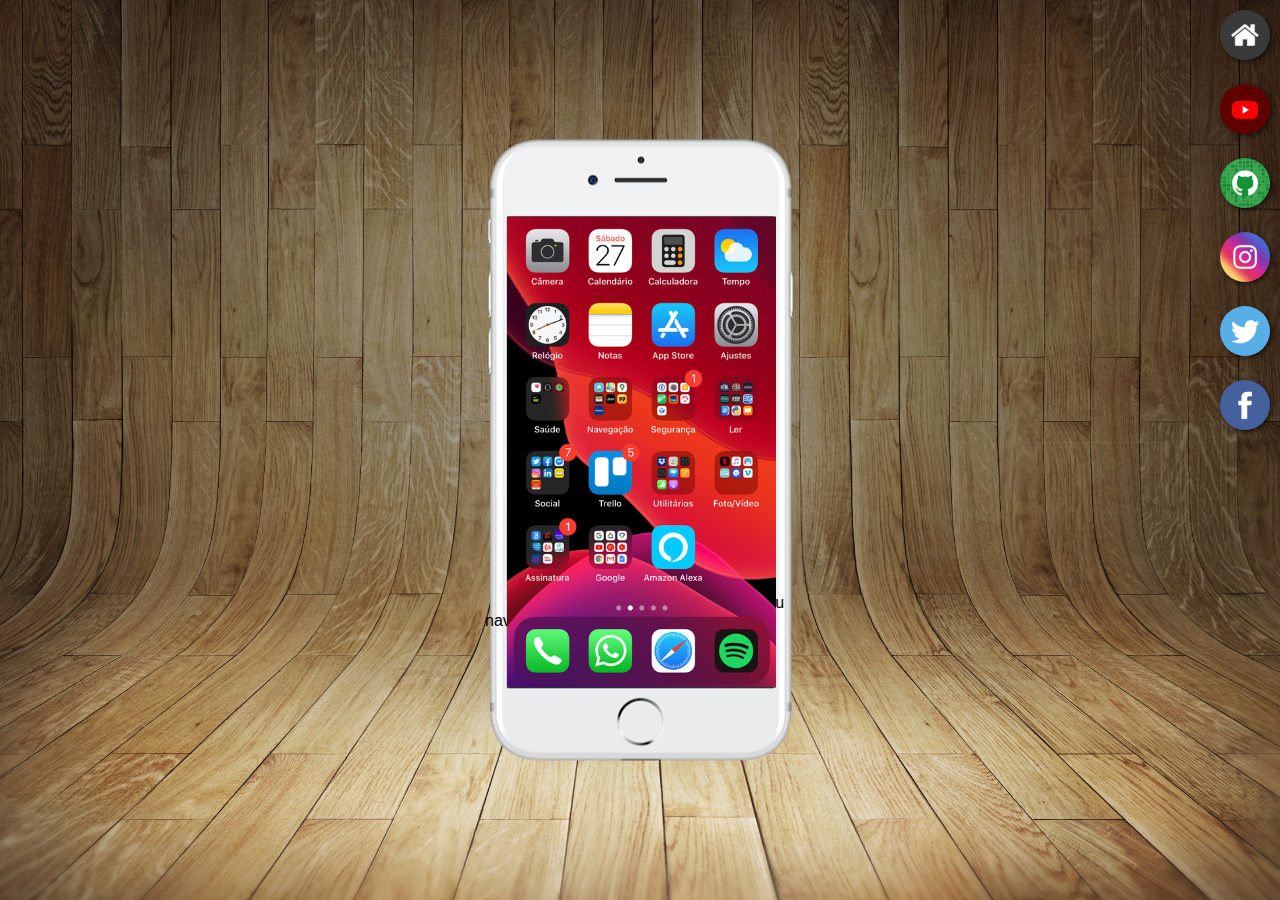
<file: index.html>
<!DOCTYPE html>
<html lang="pt-br">
<head>
    <meta charset="UTF-8">
    <meta name="viewport" content="width=device-width, initial-scale=1.0">
    <link rel="shortcut icon" href="favicon.ico" type="image/x-icon">
    <link rel="stylesheet" href="estilos/style.css">
    <title>Projeto Redes Sociais</title>
</head>
<body>
    <main>
        <section id="telefone">
            <iframe src="home.html" name="tela" id="tela"
             frameborder="0"></iframe>
             seu navegador não é compativel com isso.

        </section>
        <section id="redes-sociais">

            <a href="home.html" target="tela"><img src="imagens/logo-home.jpg" alt="home"></a><br>
            <a href="youtube.html" target="tela"><img src="imagens/logo-youtube.jpg" alt="youtube"></a><br>
            <a href="github.html" target="tela"><img src="imagens/logo-github.jpg" alt="github"></a><br>
            <a href="instagram.html" target="tela"><img src="imagens/logo-instagram.jpg" alt="instagram"></a><br>
            <a href="twiter.html" target="tela"><img src="imagens/logo-twitter.jpg" alt="twiter"></a><br>
            <a href="facebook.html" target="tela"><img src="imagens/logo-facebook.jpg" alt="facebook"></a>


        </section>
    </main>
</body>
</html>
</file>
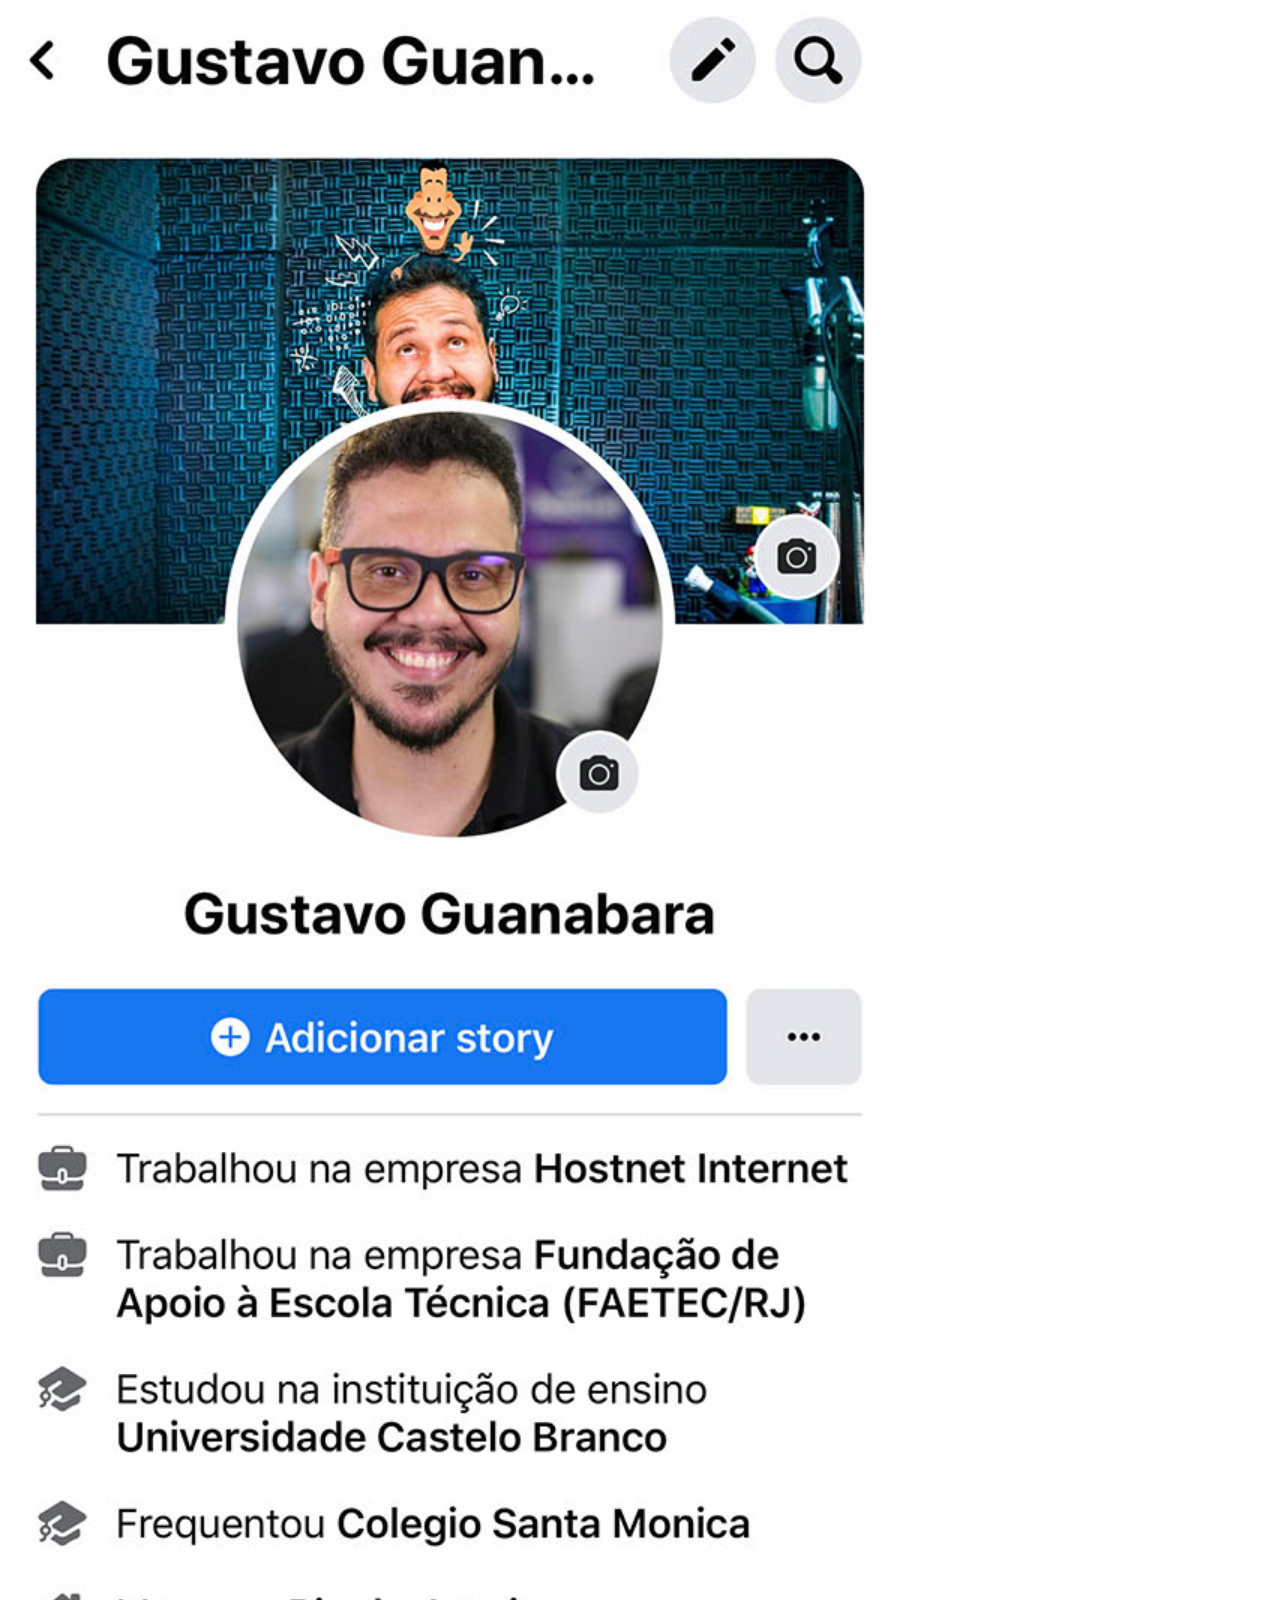
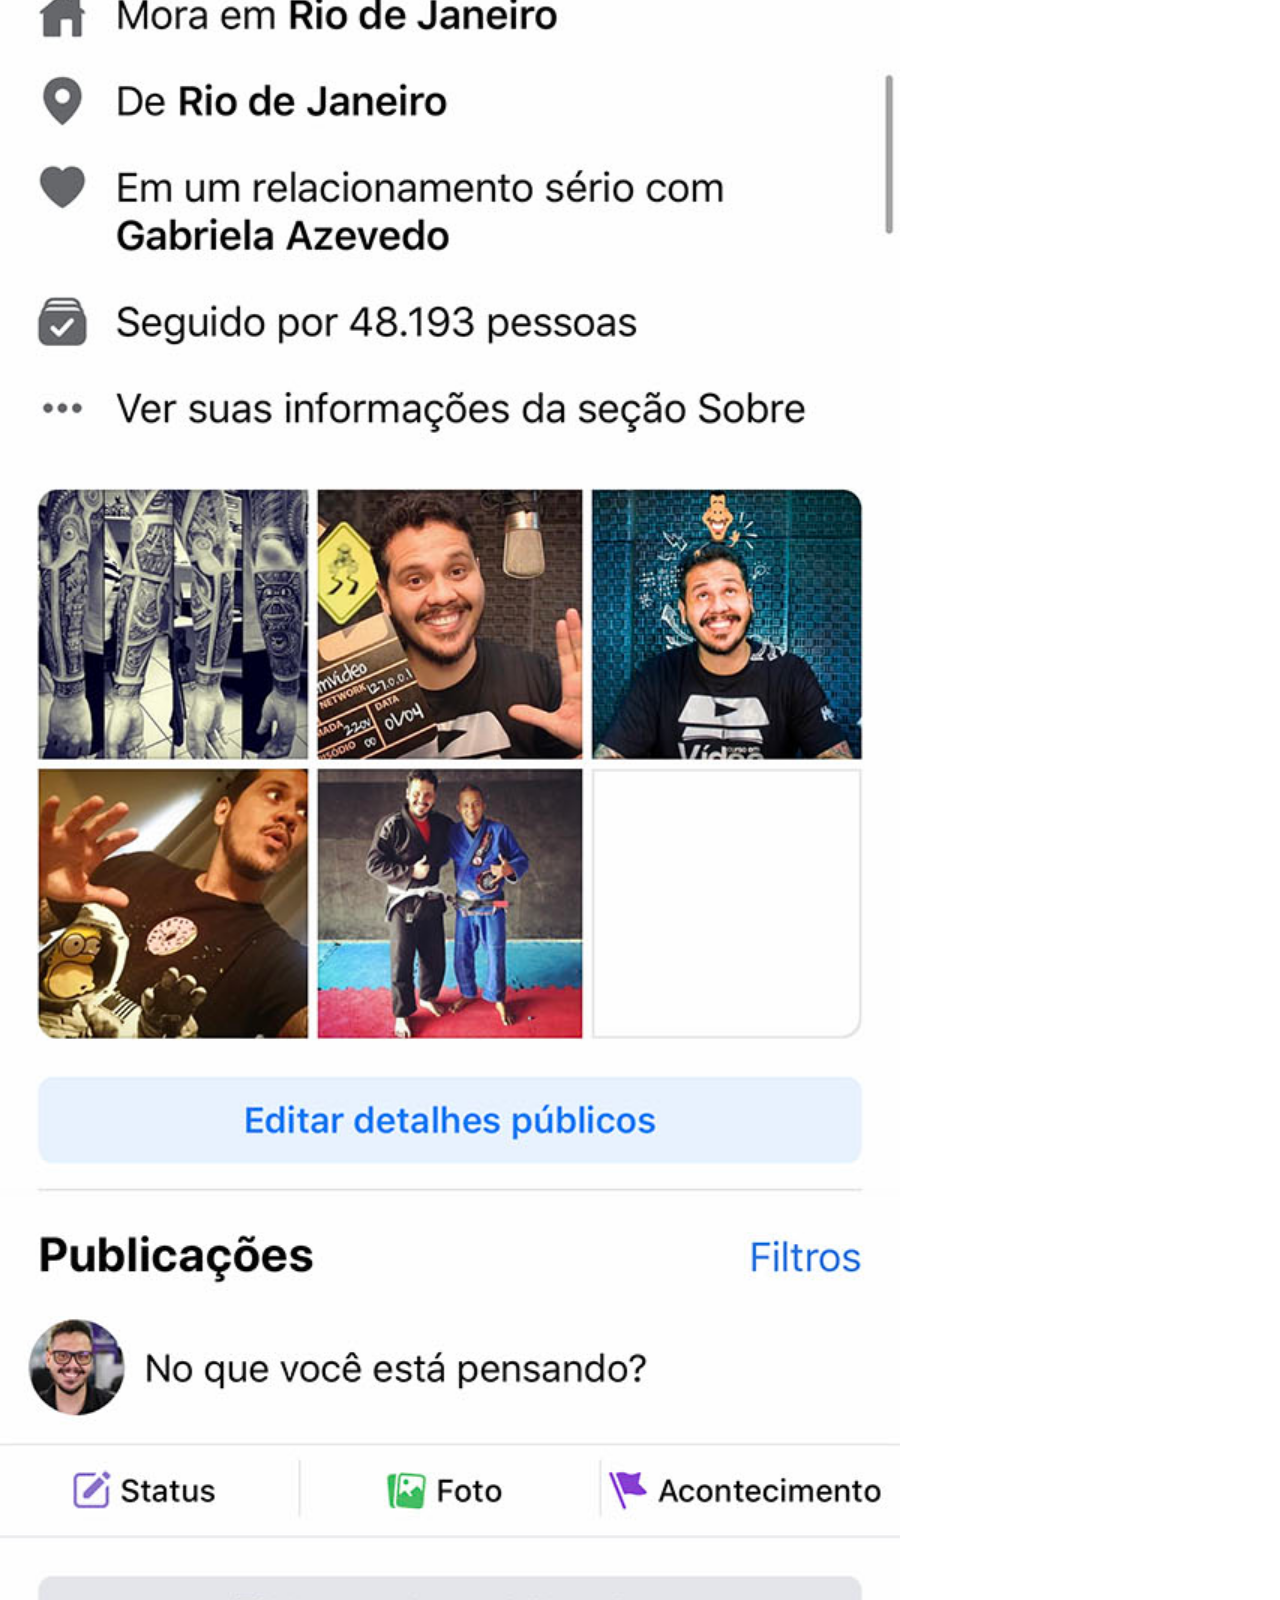
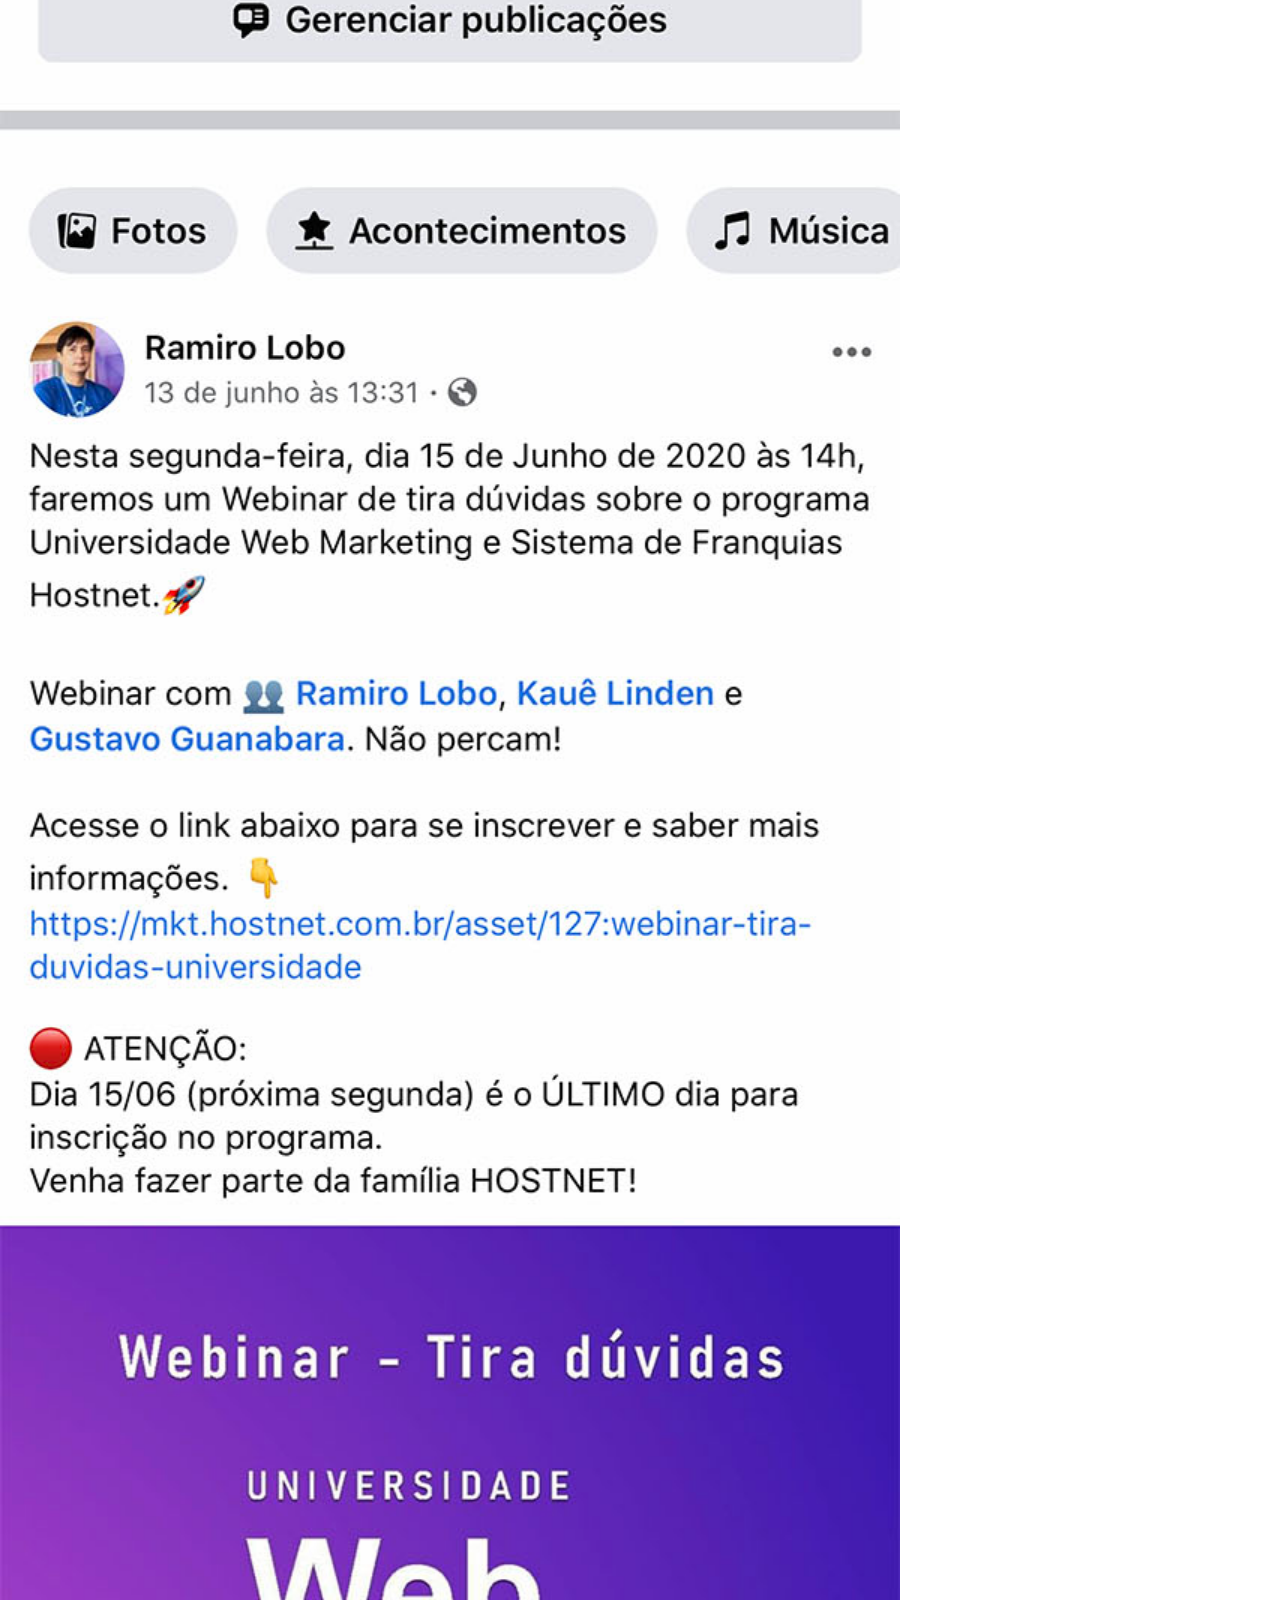
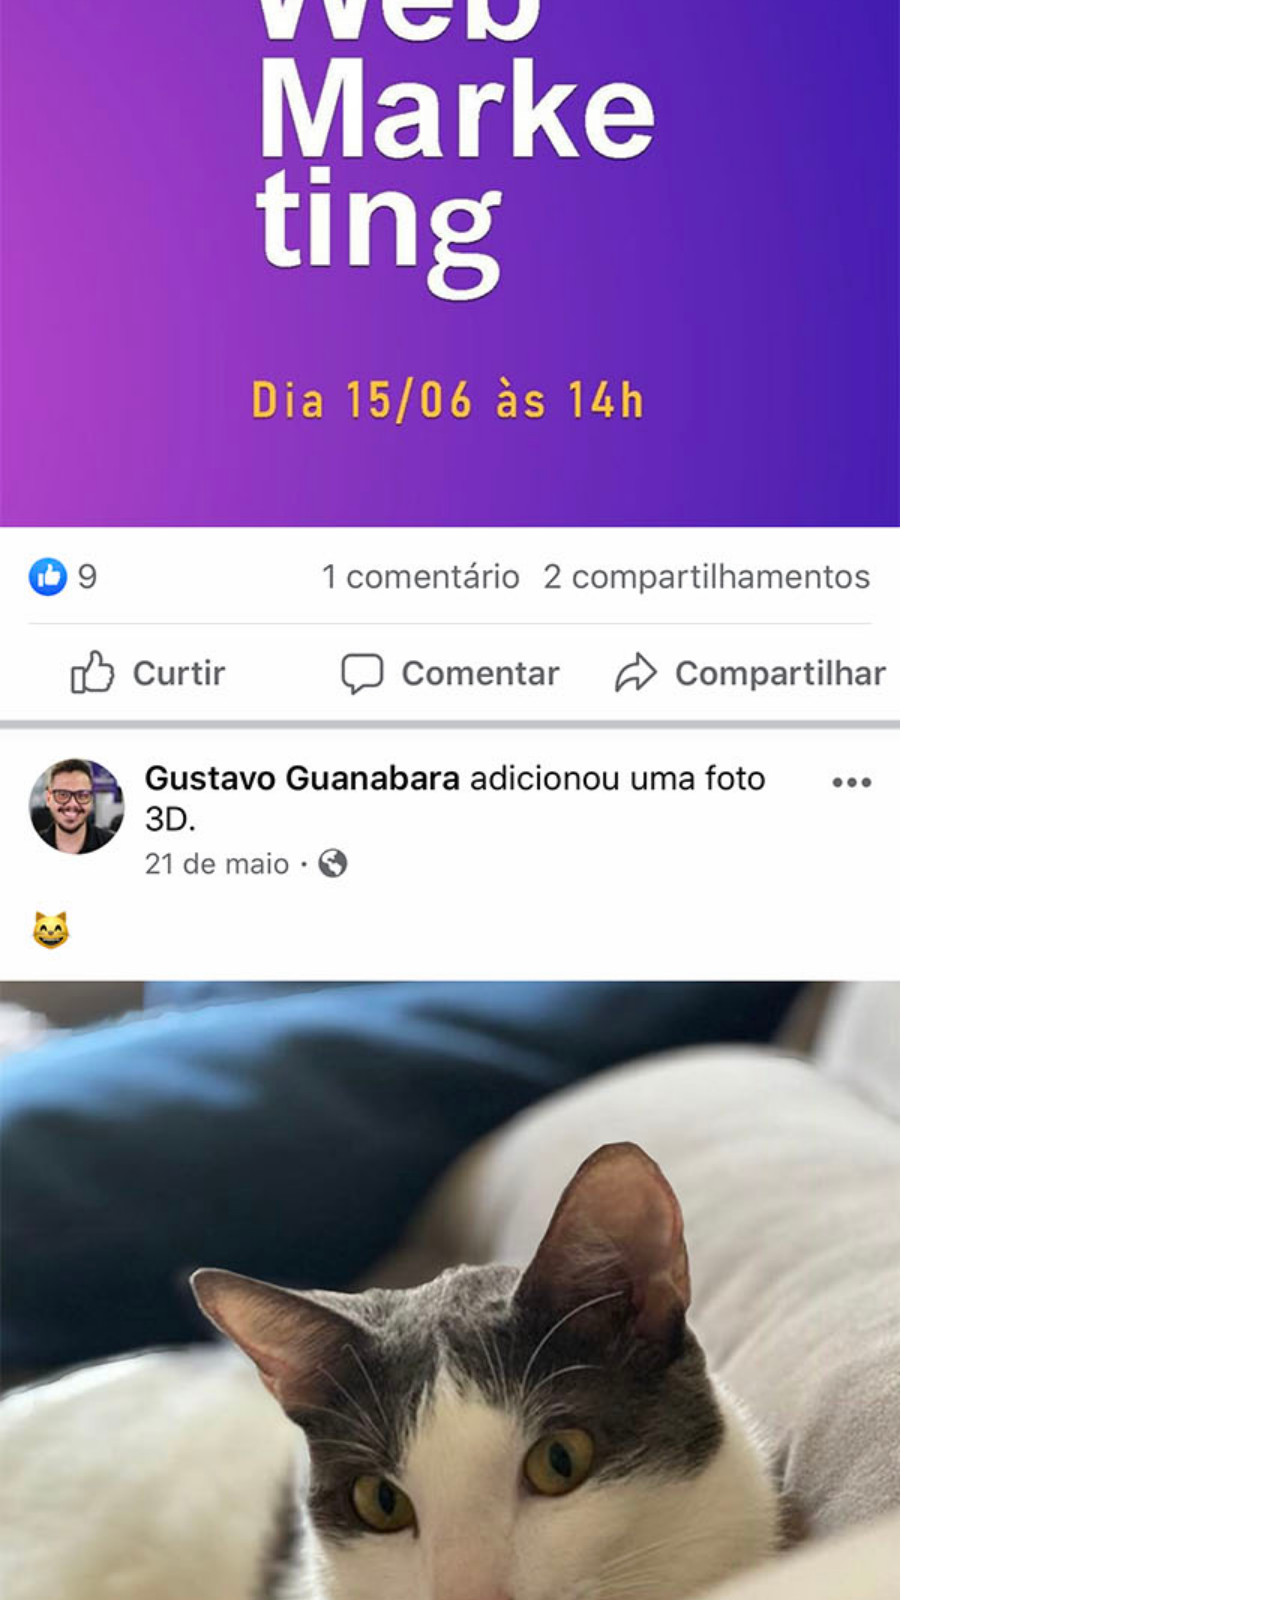
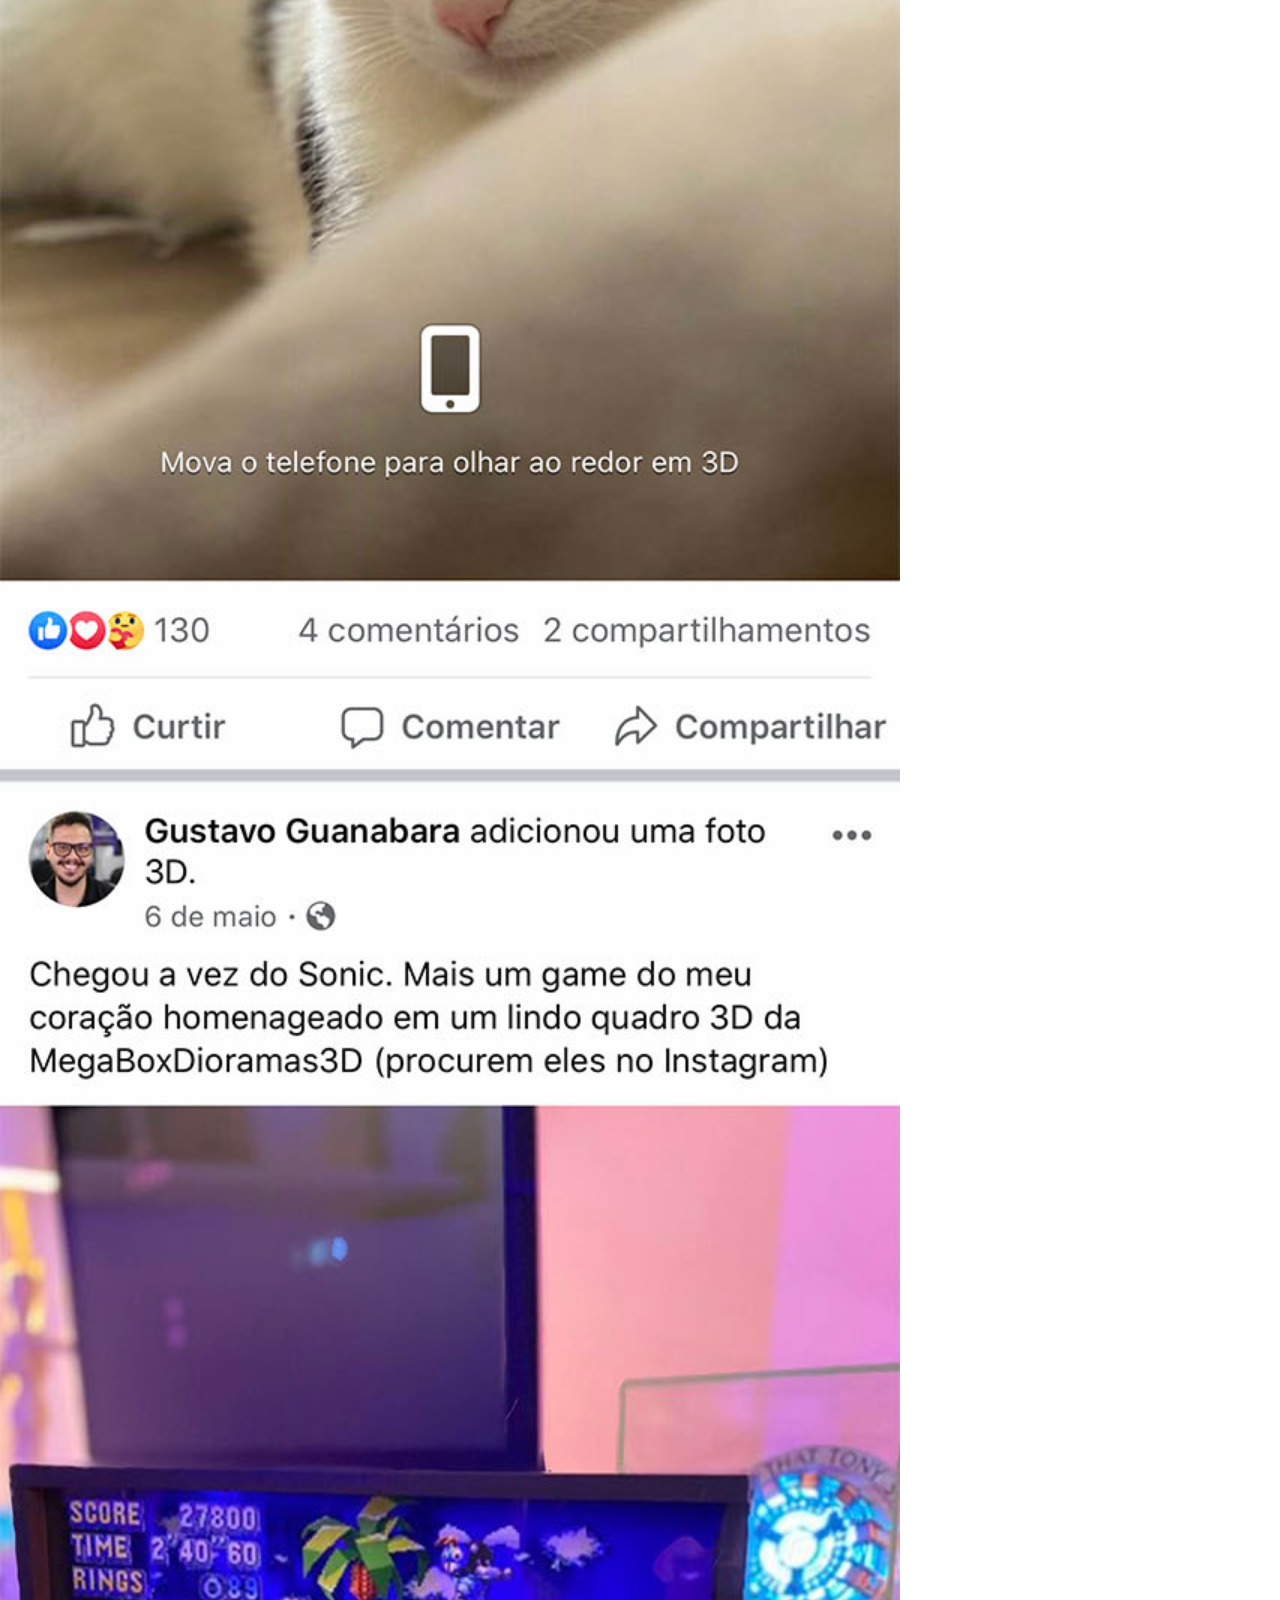
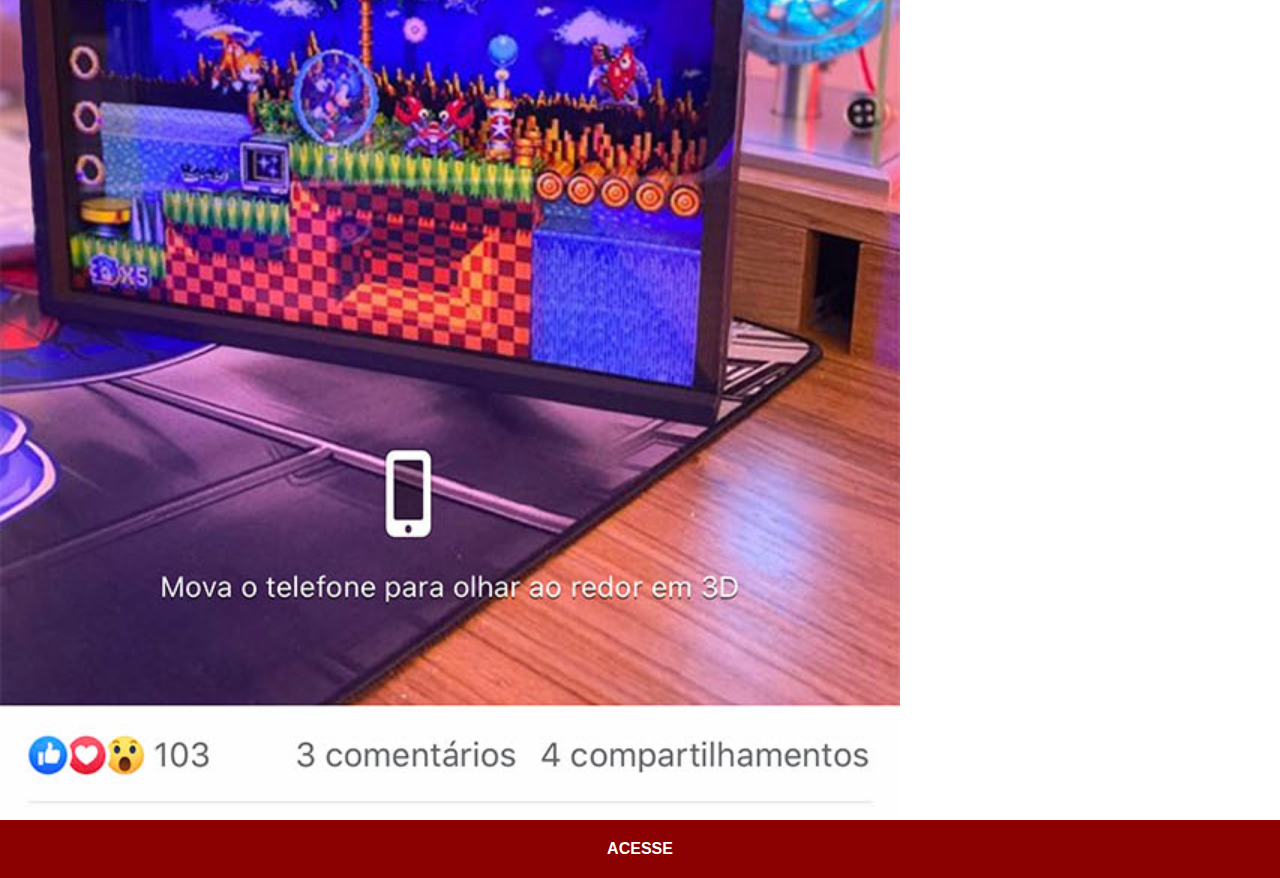
<file: facebook.html>
<!DOCTYPE html>
<html lang="pt-br">
<head>
    <meta charset="UTF-8">
    <meta name="viewport" content="width=device-width, initial-scale=1.0">
    <title>facebook</title>
    <link rel="stylesheet" href="estilos/social.css">
</head>
<body>
    <img src="imagens/tela-facebook.jpg" alt="facebook">
    <a href="https://www.facebook.com/caio.goncalves.7355079/" target="_blank">ACESSE</a>
</body>
</html>
</file>
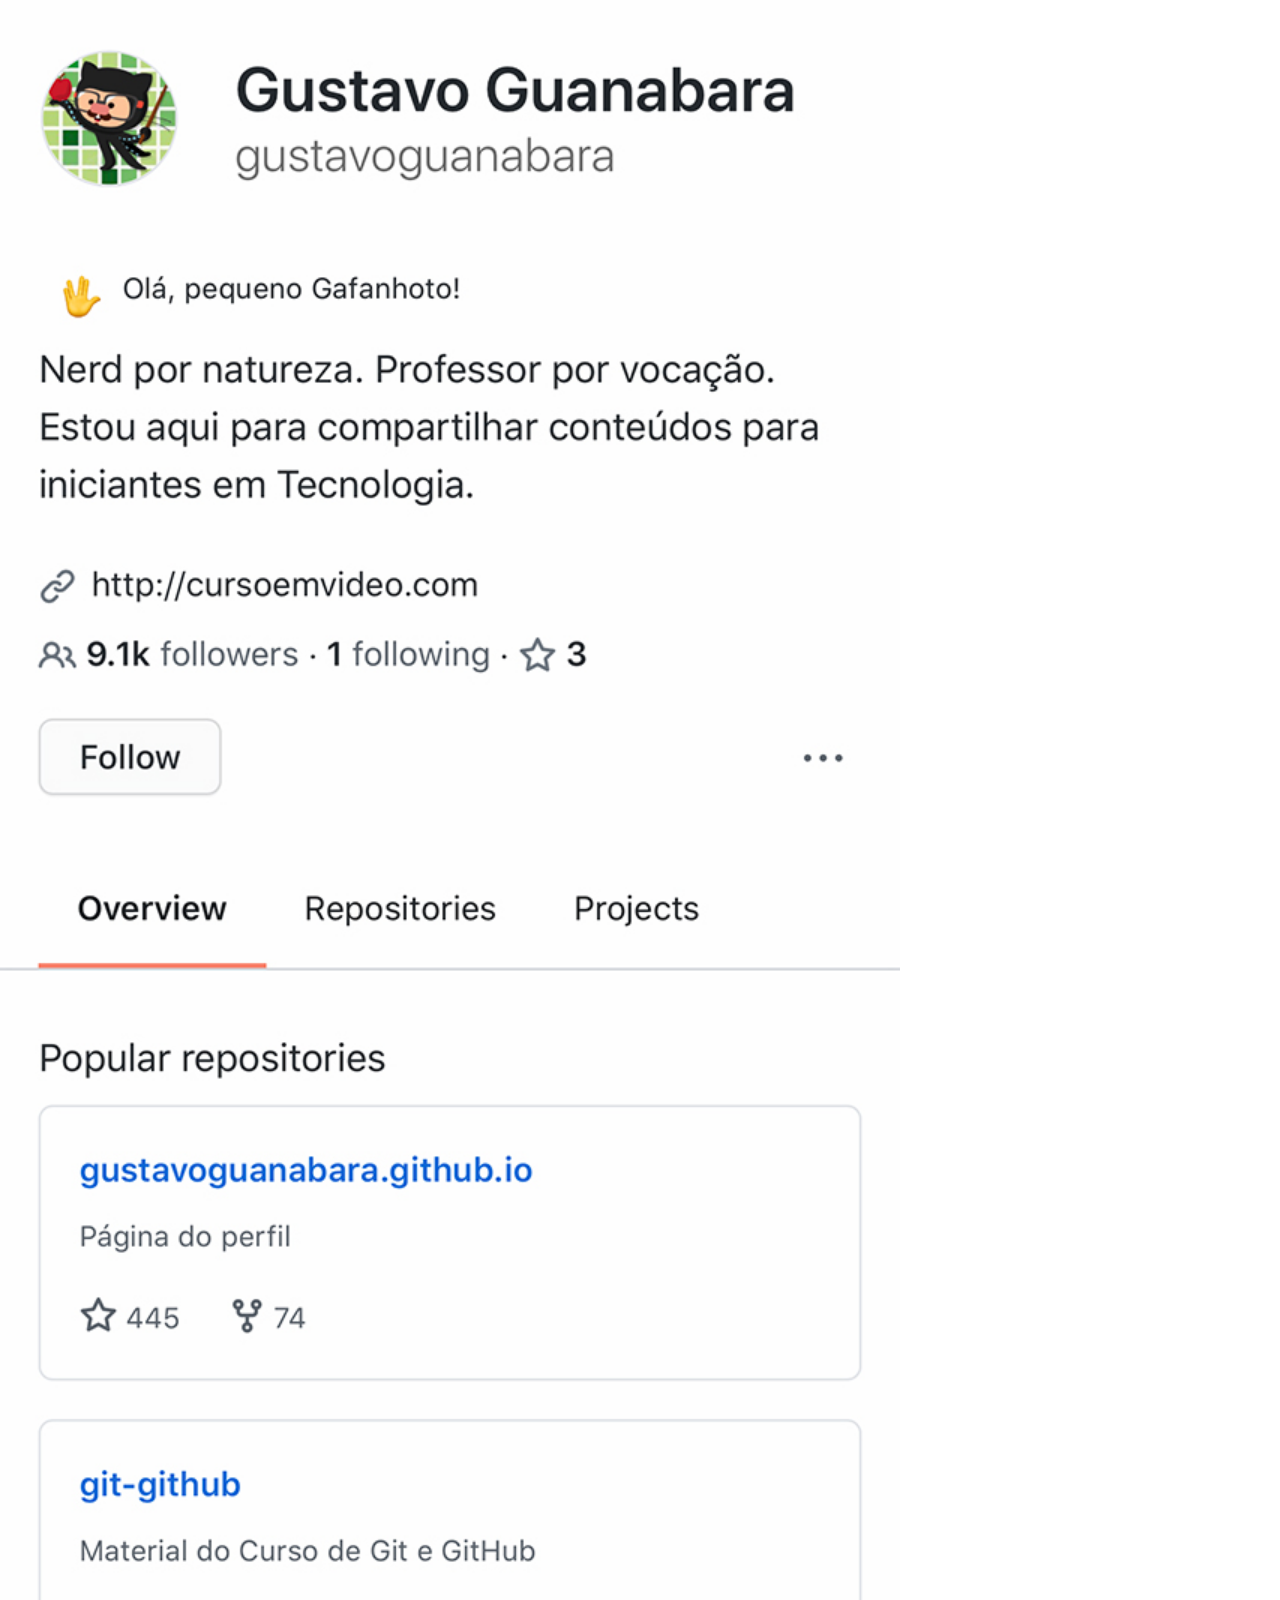
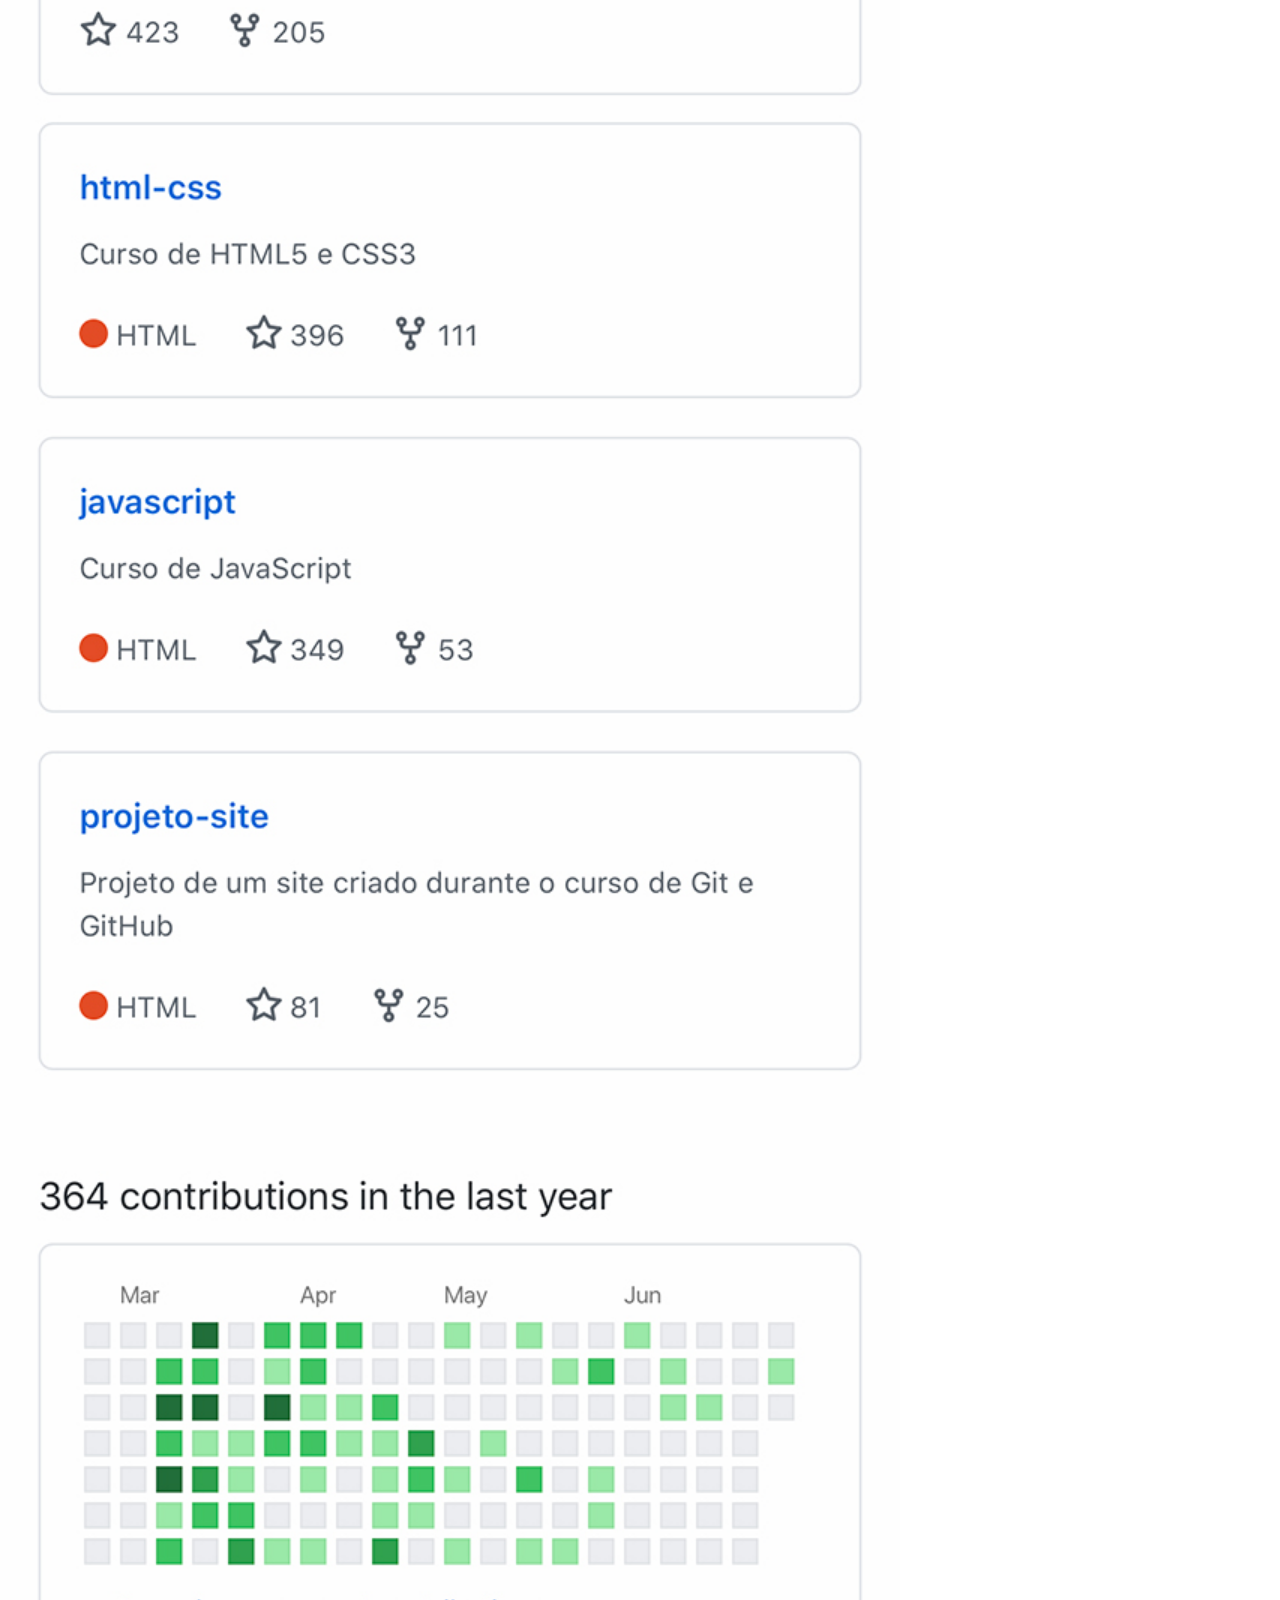
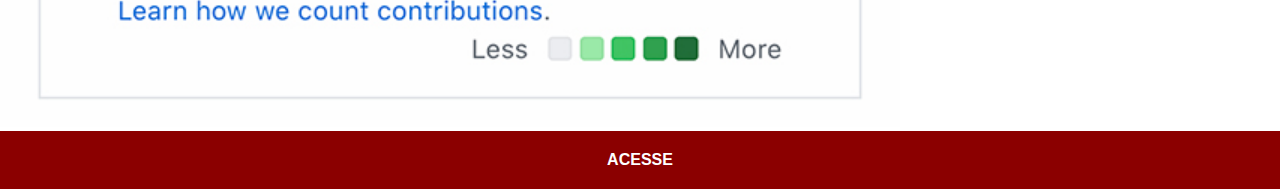
<file: github.html>
<!DOCTYPE html>
<html lang="pt-br">
<head>
    <meta charset="UTF-8">
    <meta name="viewport" content="width=device-width, initial-scale=1.0">
    <title>github</title>
    <link rel="stylesheet" href="estilos/social.css">
</head>
<body>
    <img src="imagens/tela-github.jpg" alt="github">
    <a href="https://github.com/CaioGSilva15" target="_blank">ACESSE</a>
    
</body>
</html>
</file>
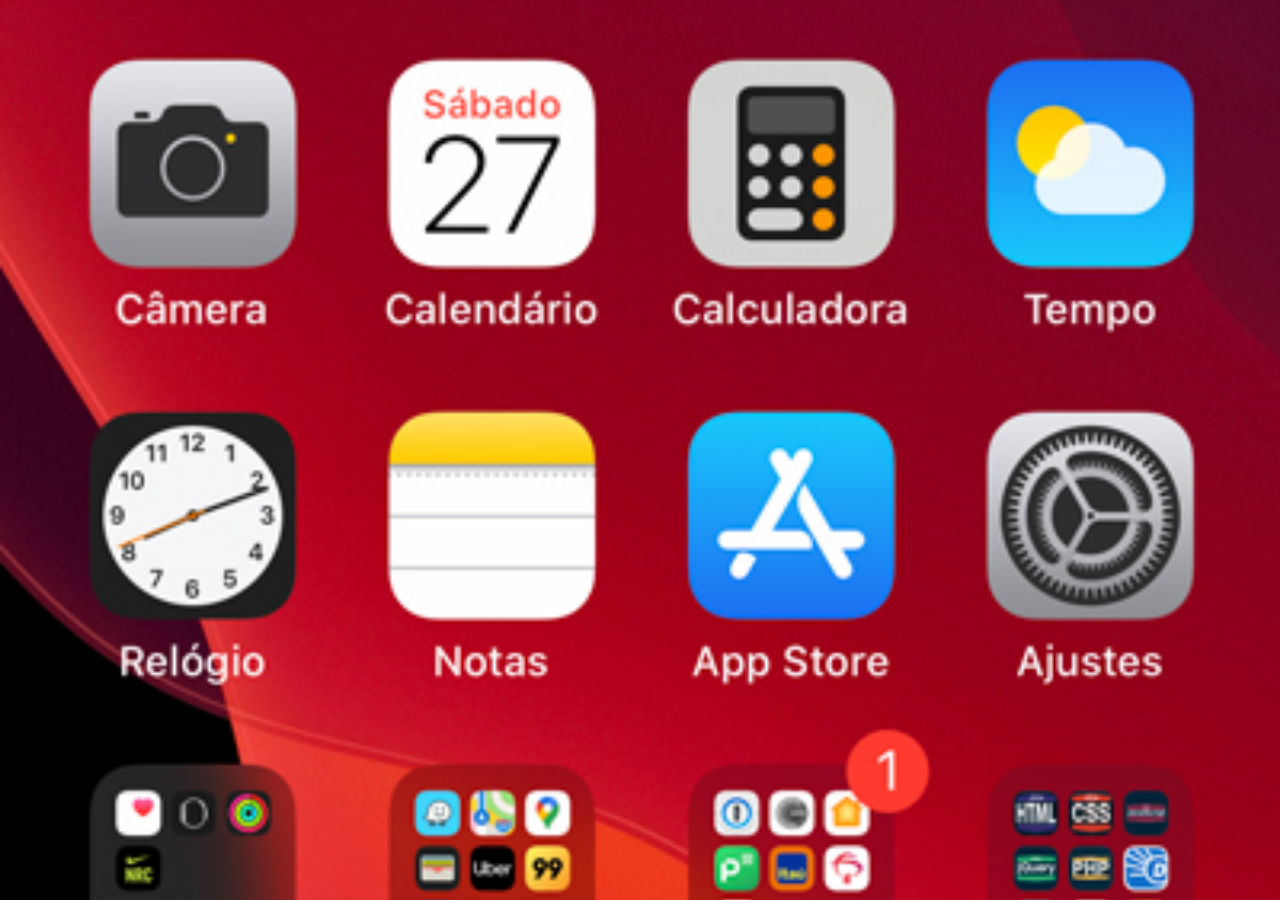
<file: home.html>
<!DOCTYPE html>
<html lang="pt-br">
<head>
    <meta charset="UTF-8">
    <meta name="viewport" content="width=device-width, initial-scale=1.0">
    <title>Home</title>

</head>
<style>
    *{
        margin: 0px;
        padding: 0px;
    }

    body{
   
        width: 100vw;
        height: 100vh;
        background: black url('imagens/tela-home.jpg') no-repeat top center; 
        background-size: cover;
    }

   
</style>
<body>
    
</body>
</html>
</file>
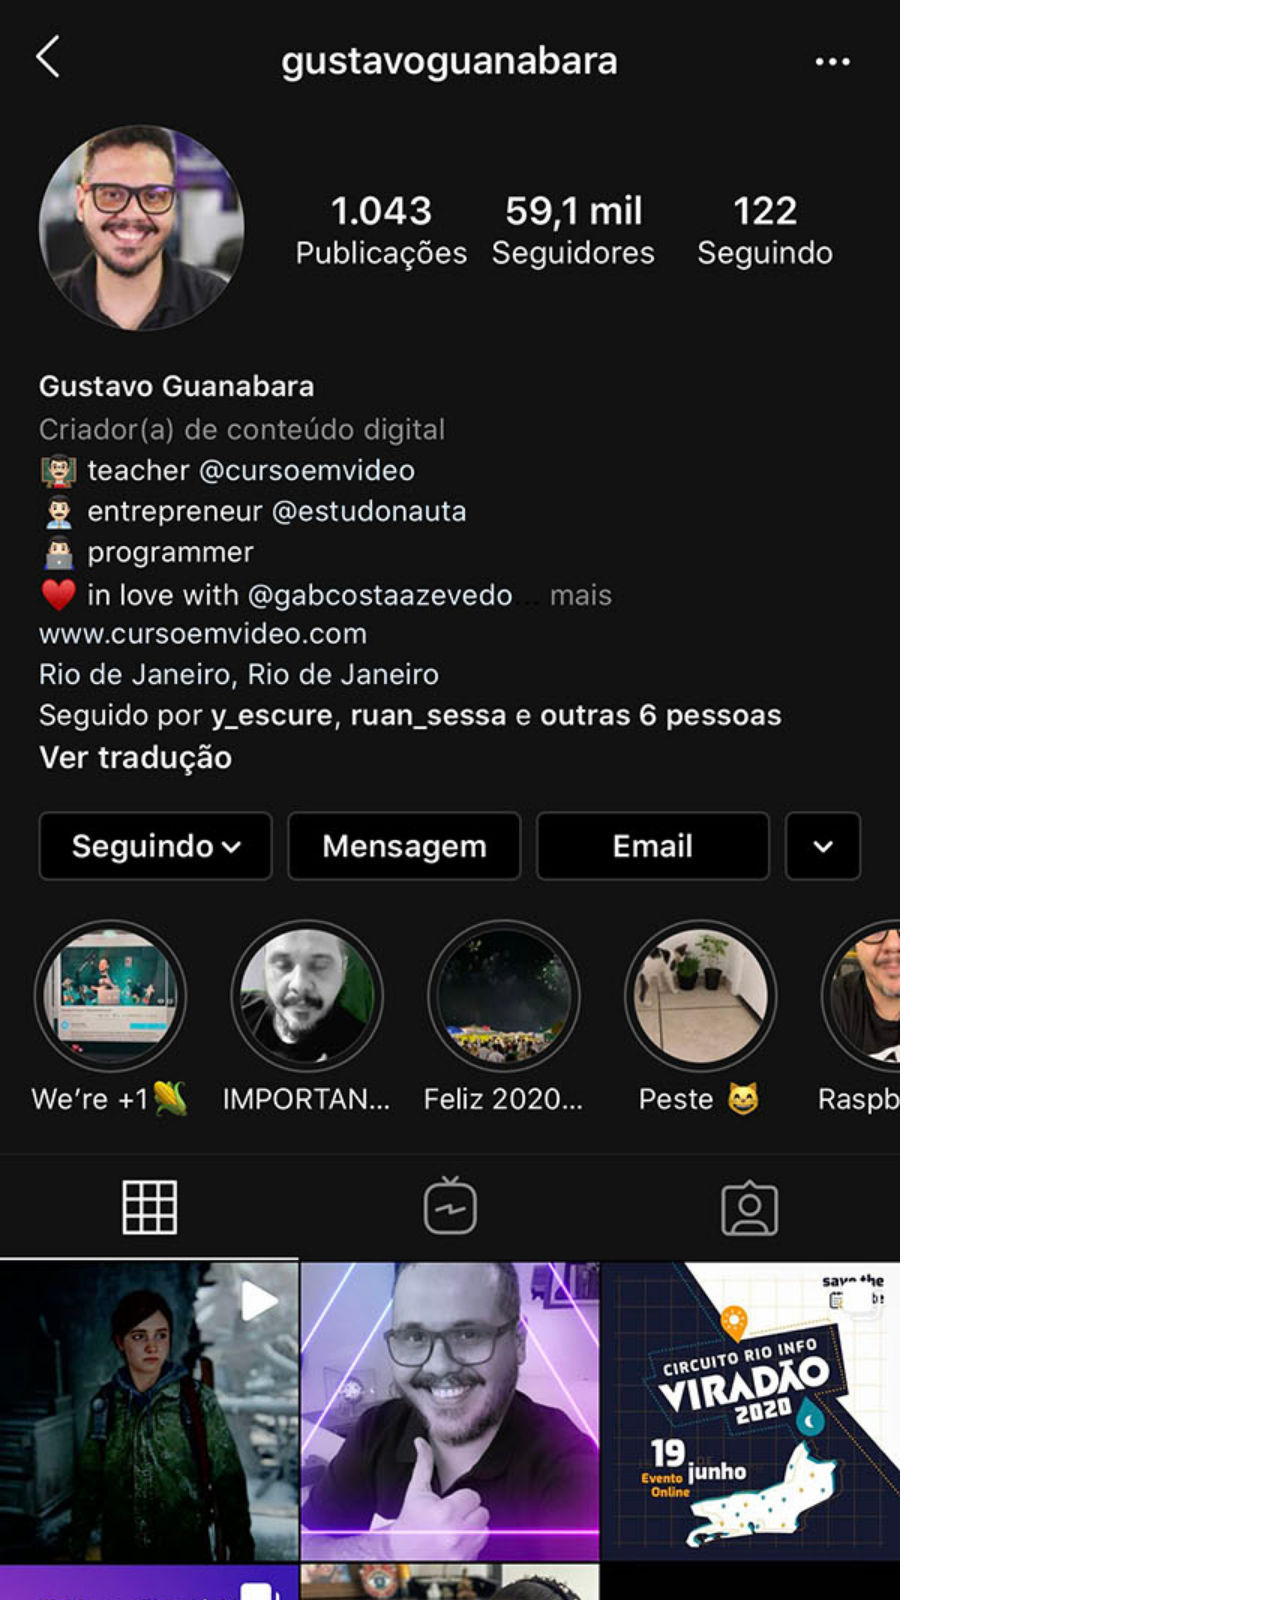
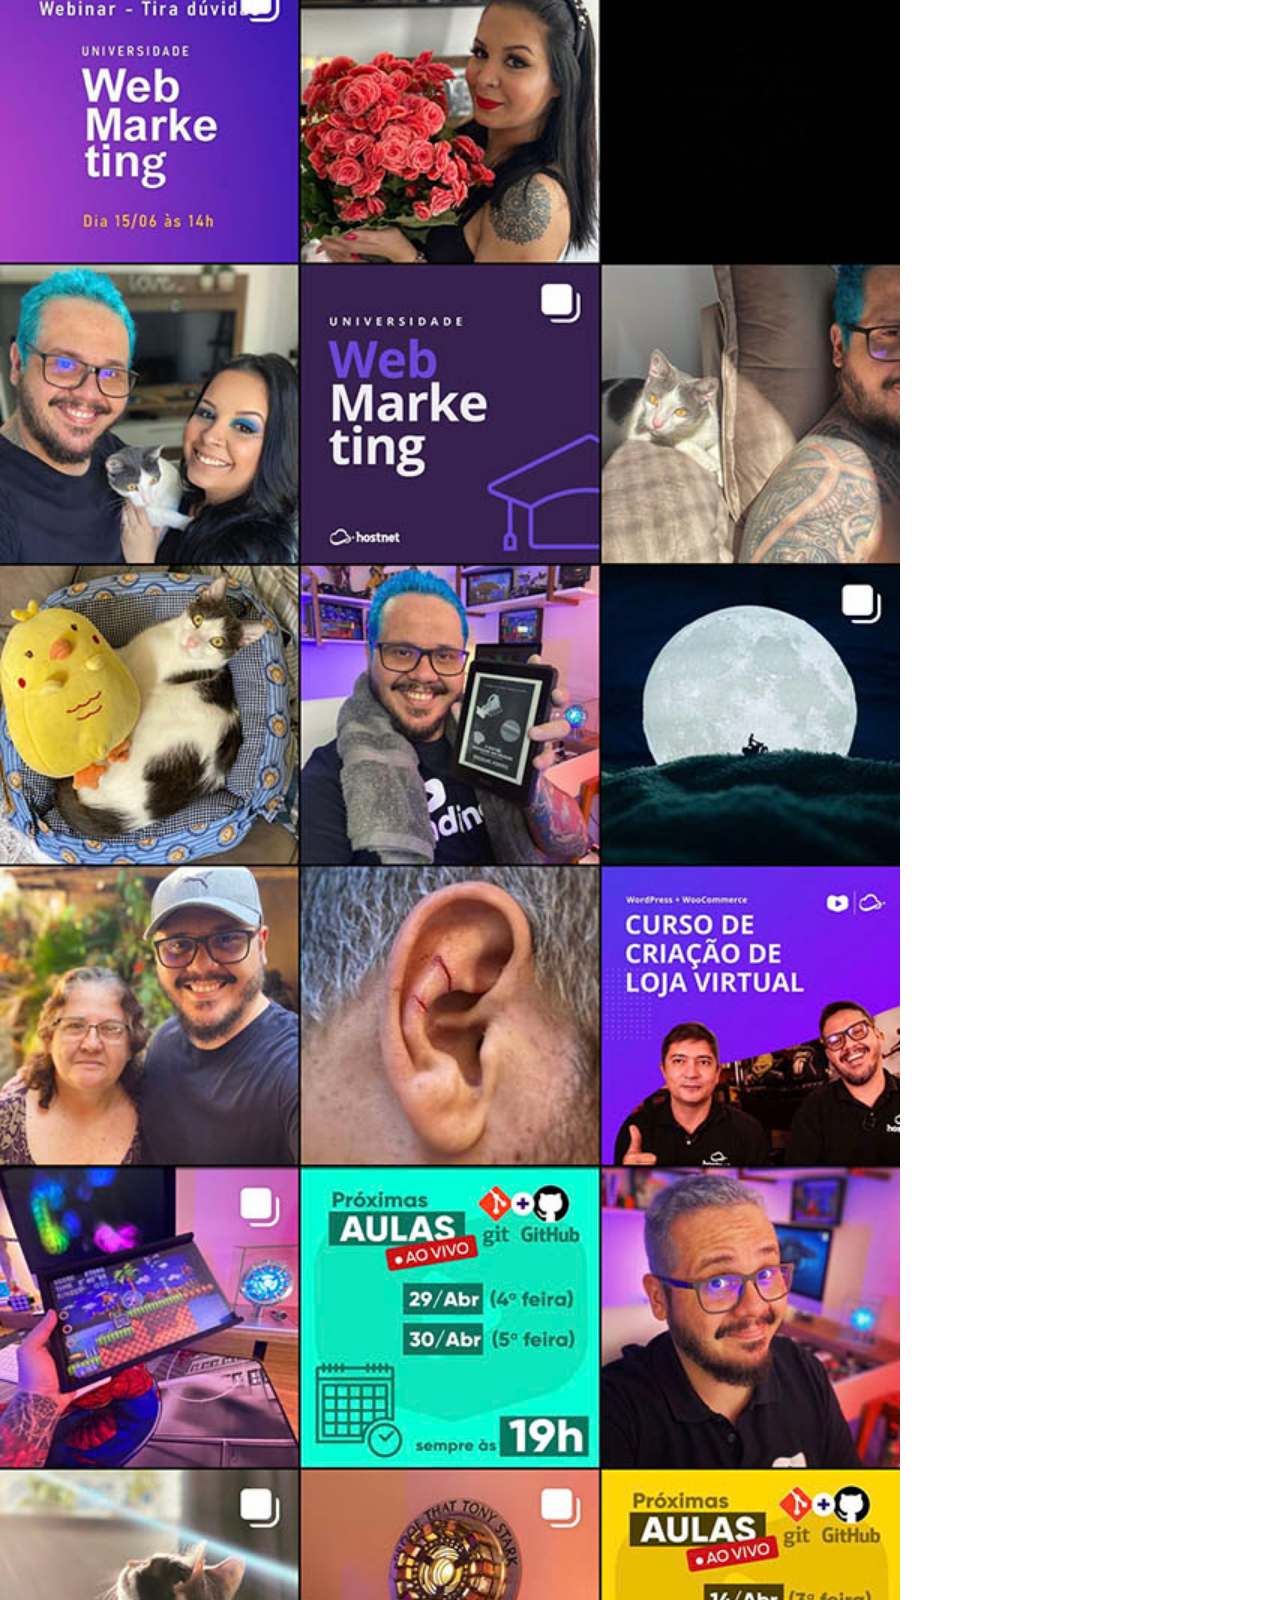
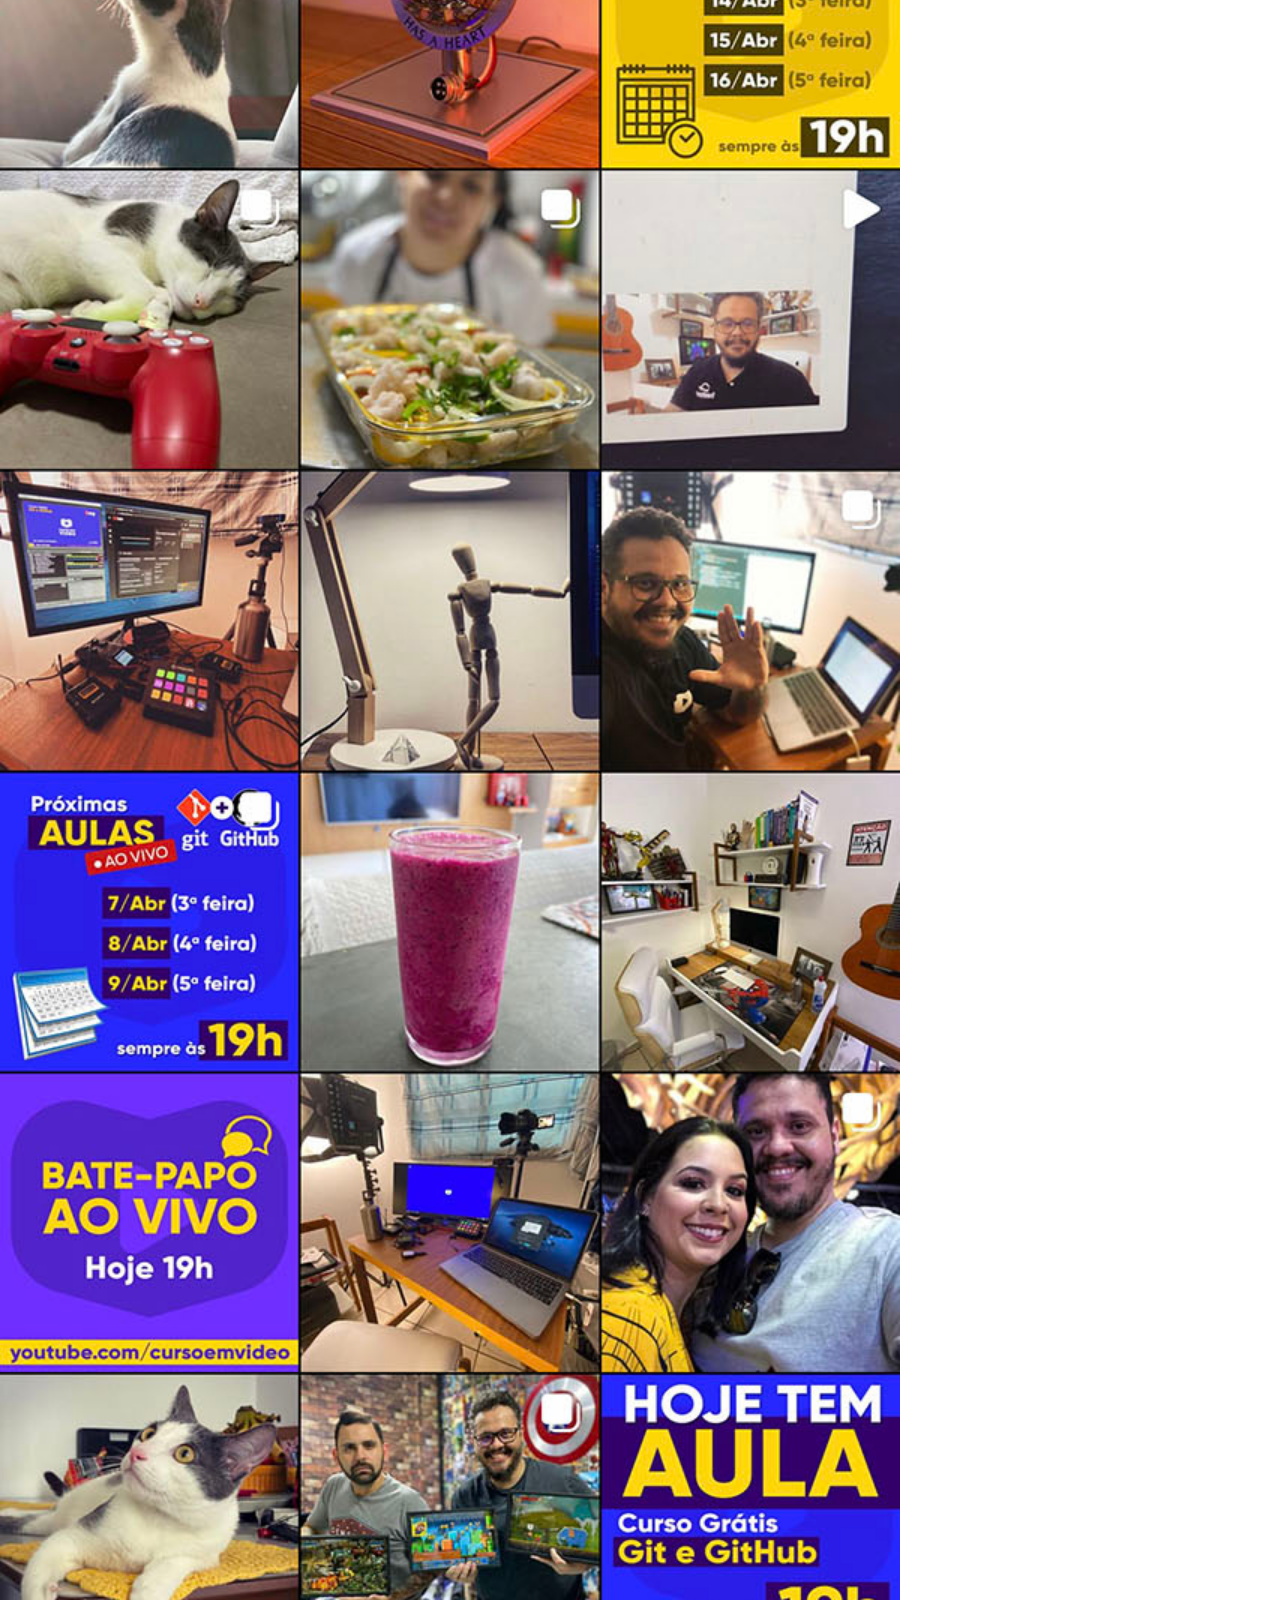
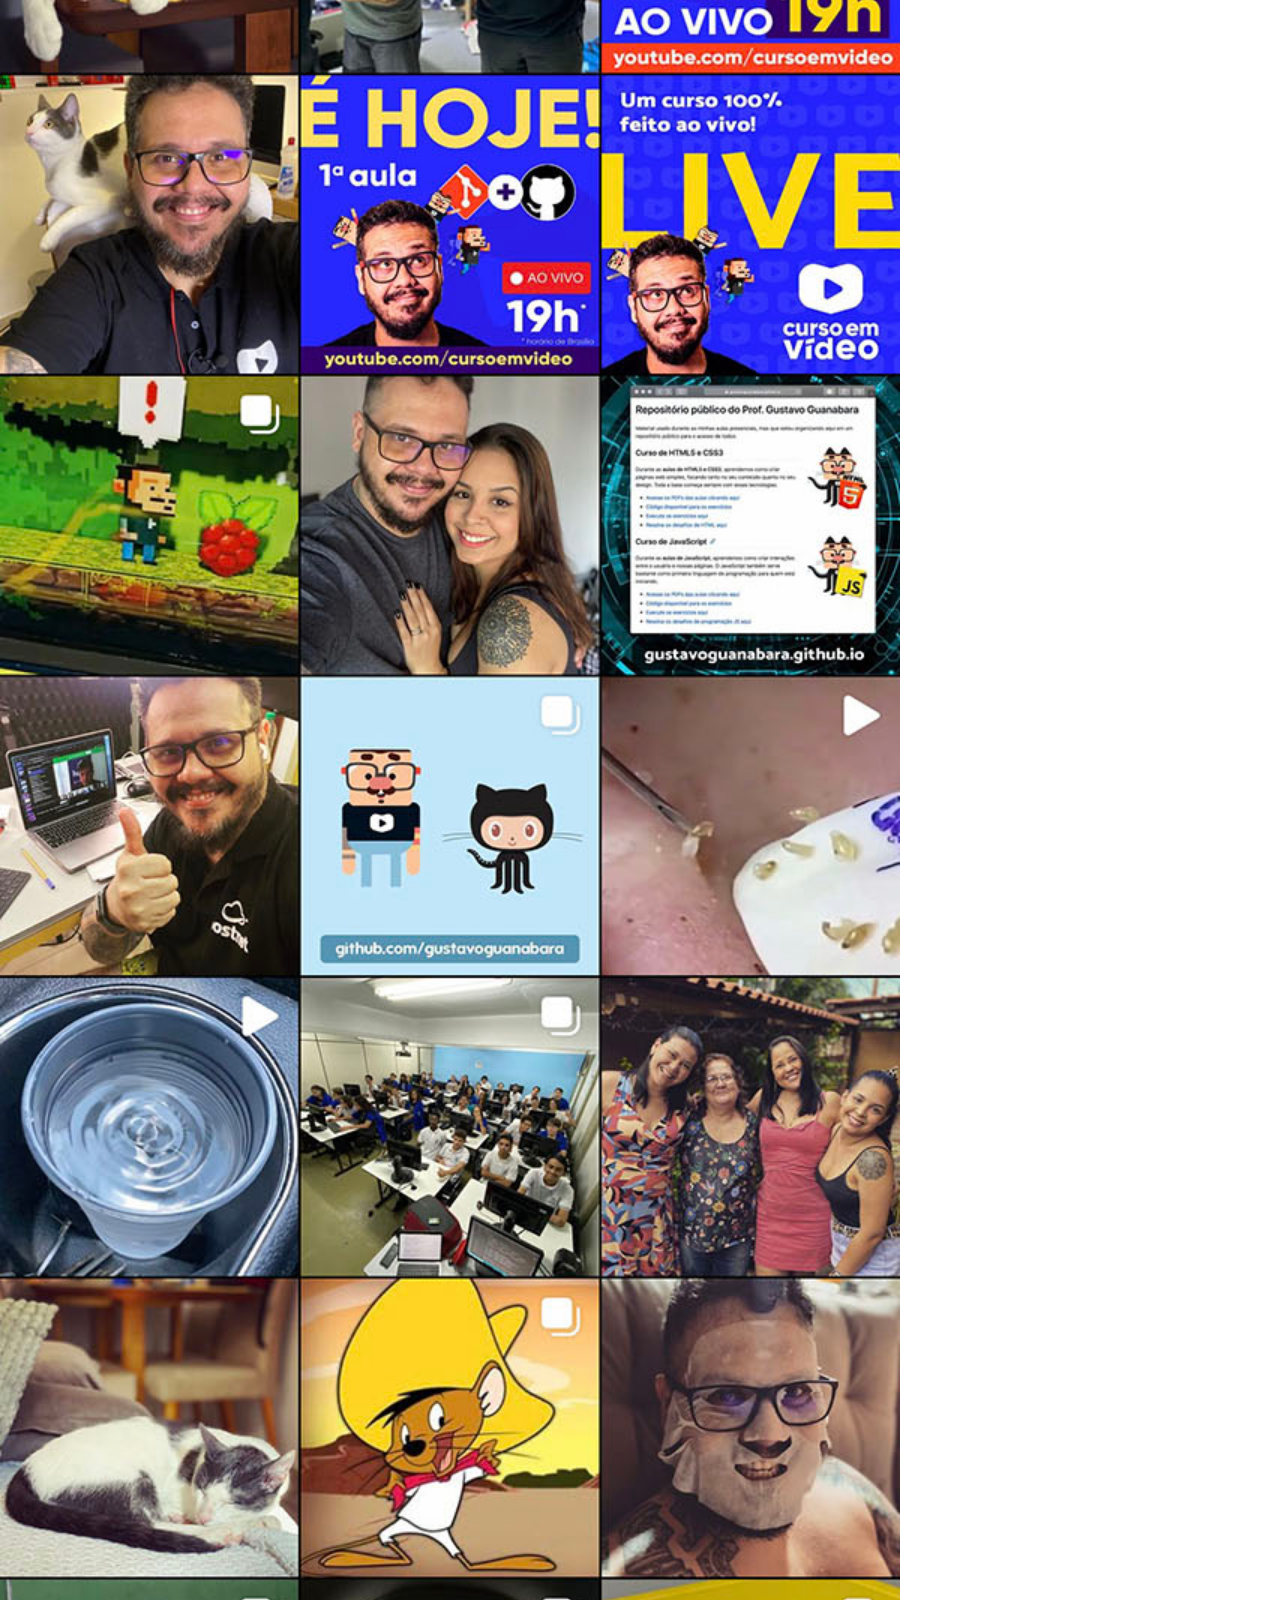
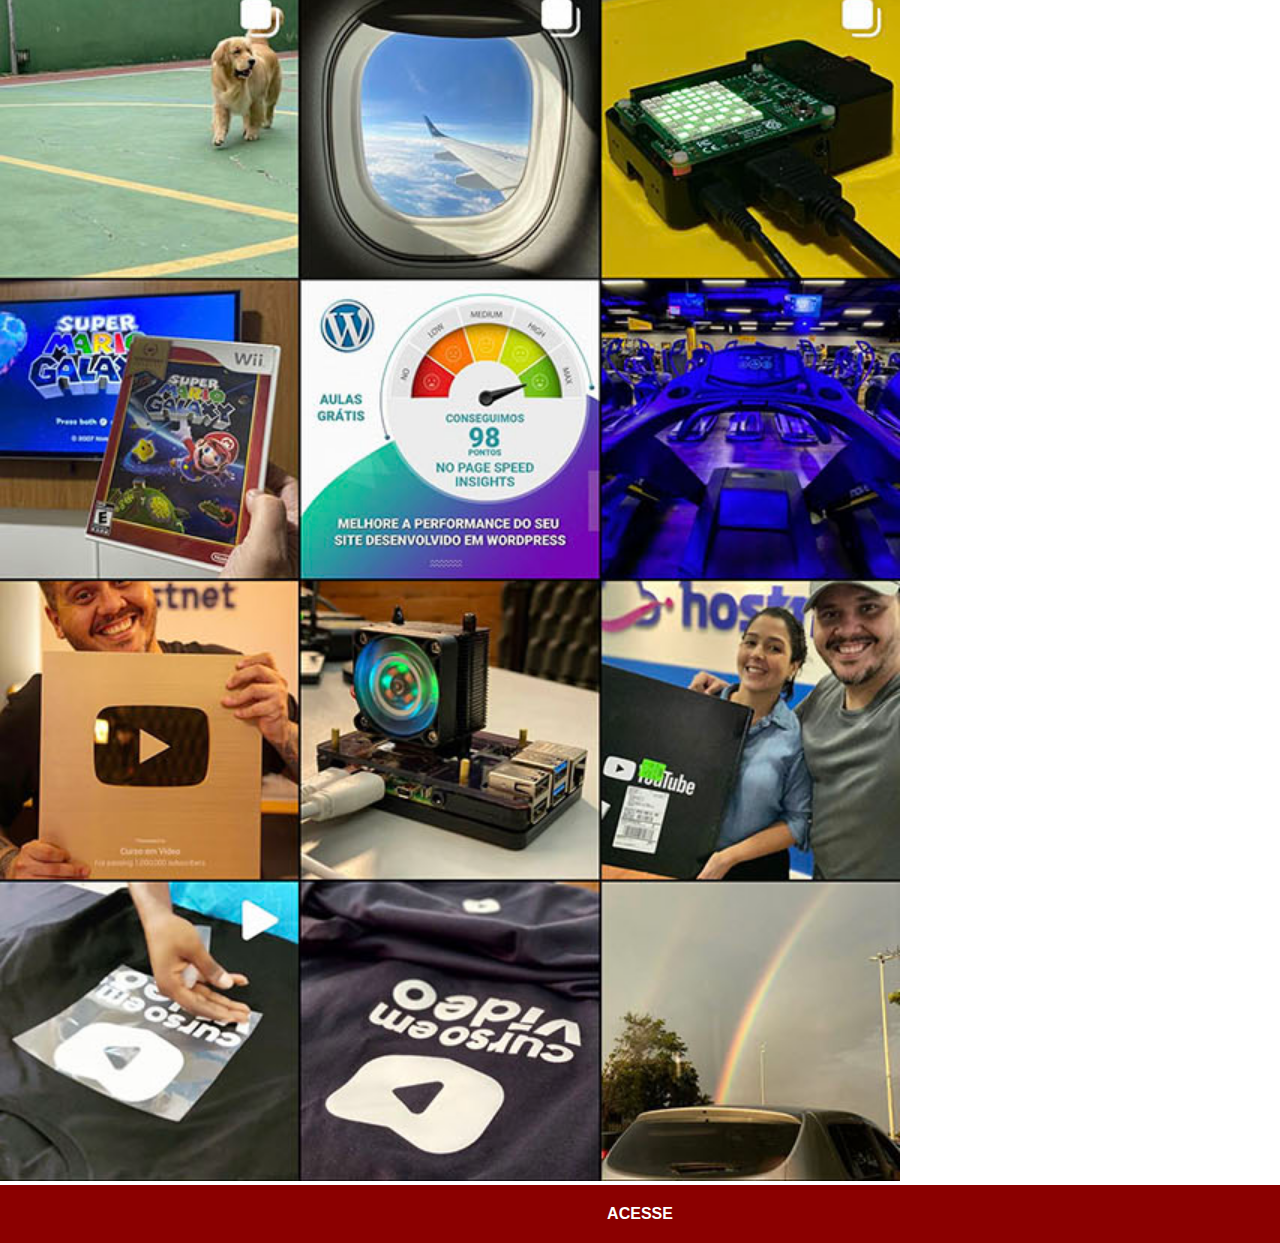
<file: instagram.html>
<!DOCTYPE html>
<html lang="pt-br">
<head>
    <meta charset="UTF-8">
    <meta name="viewport" content="width=device-width, initial-scale=1.0">
    <title>instagram</title>
    <link rel="stylesheet" href="estilos/social.css">
</head>
<body>
    <img src="imagens/tela-instagram.jpg" alt="instagram">
    <a href="https://www.instagram.com/caiogoncalves1509_/" target="_blank">ACESSE</a>

    
</body>
</html>
</file>
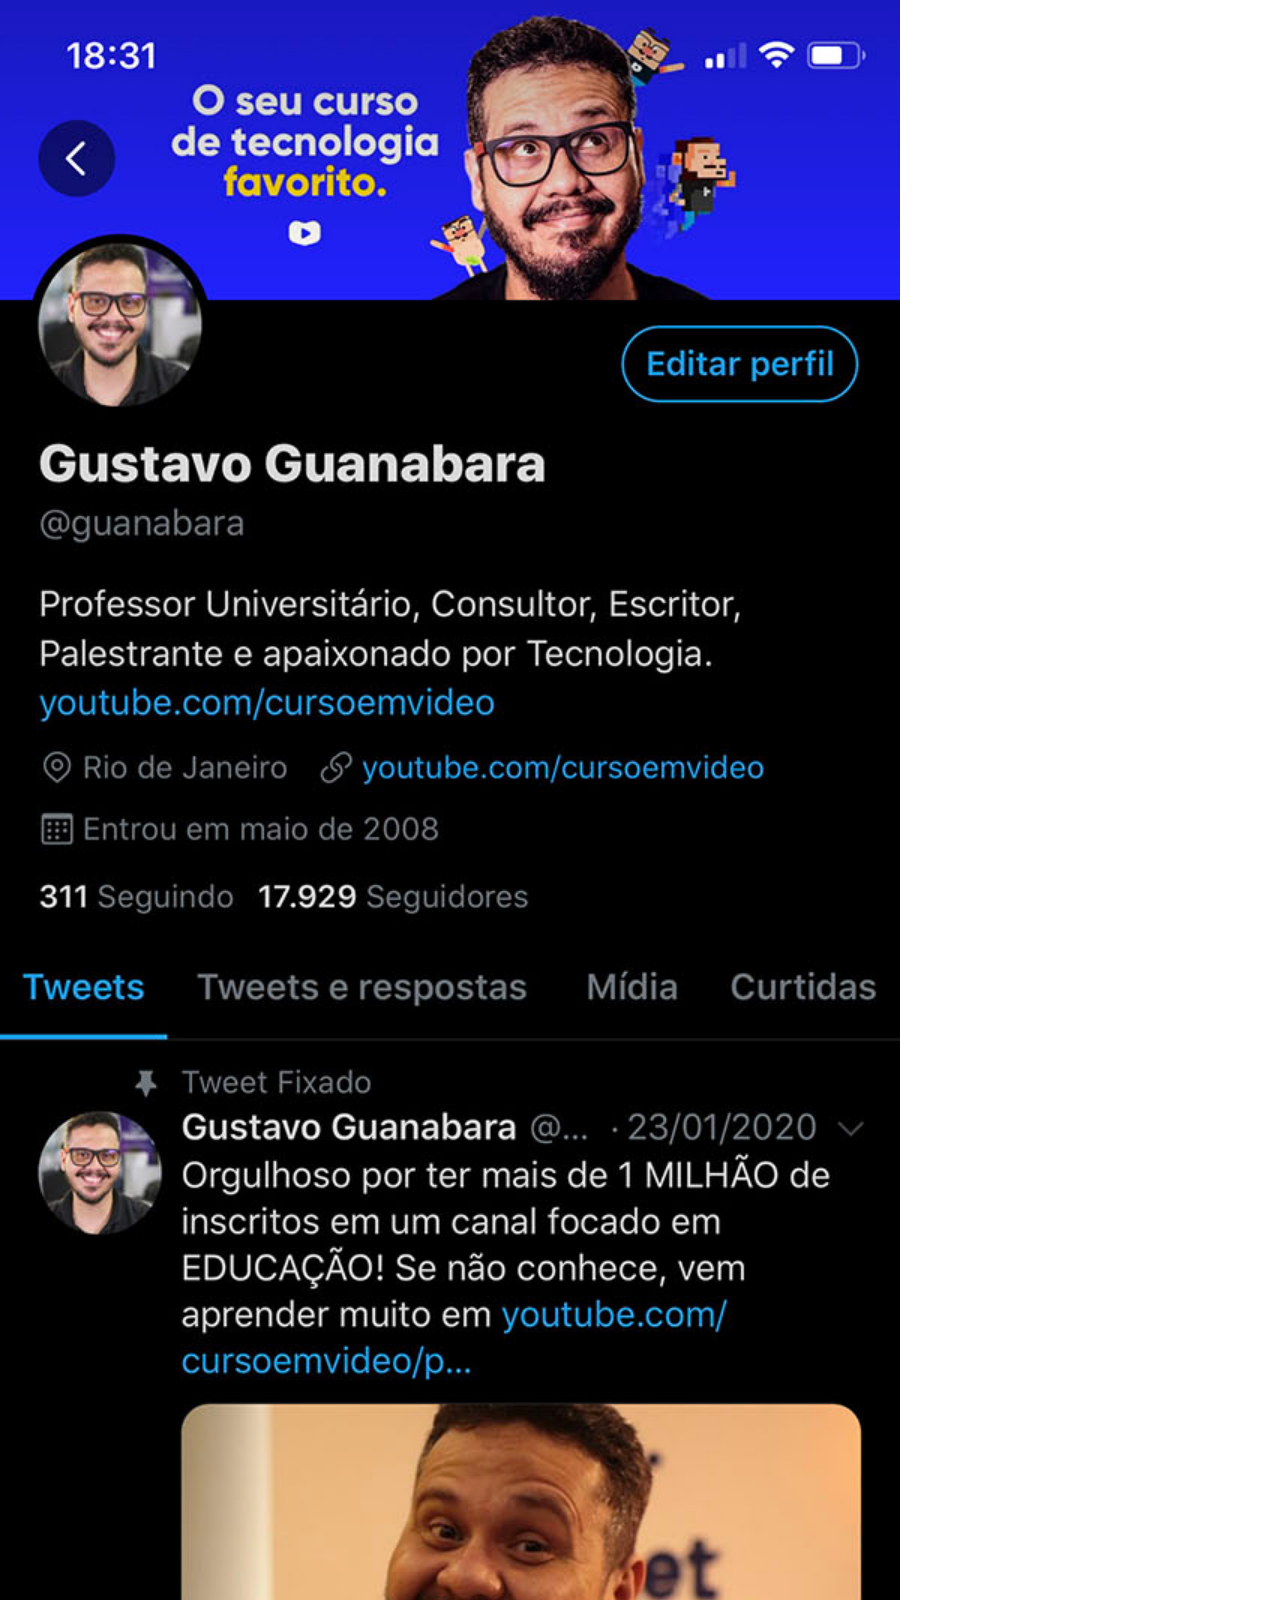
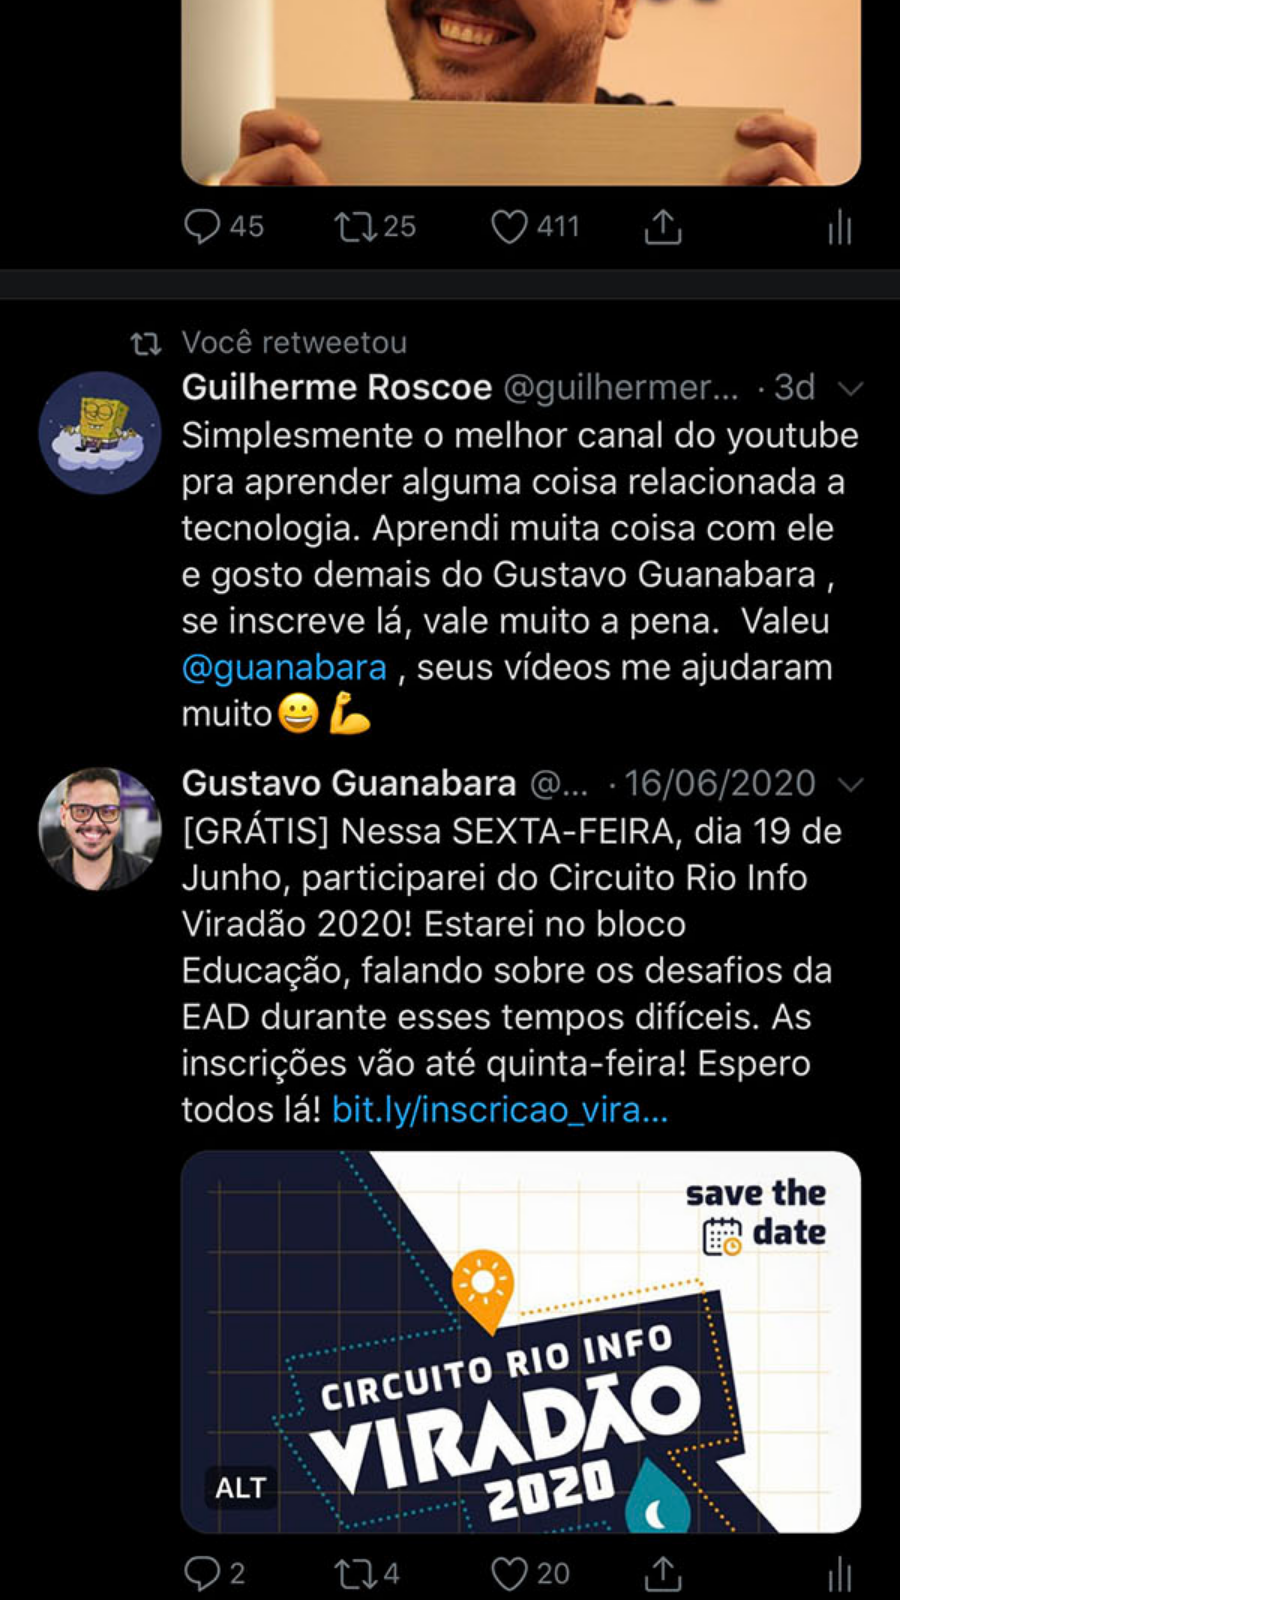
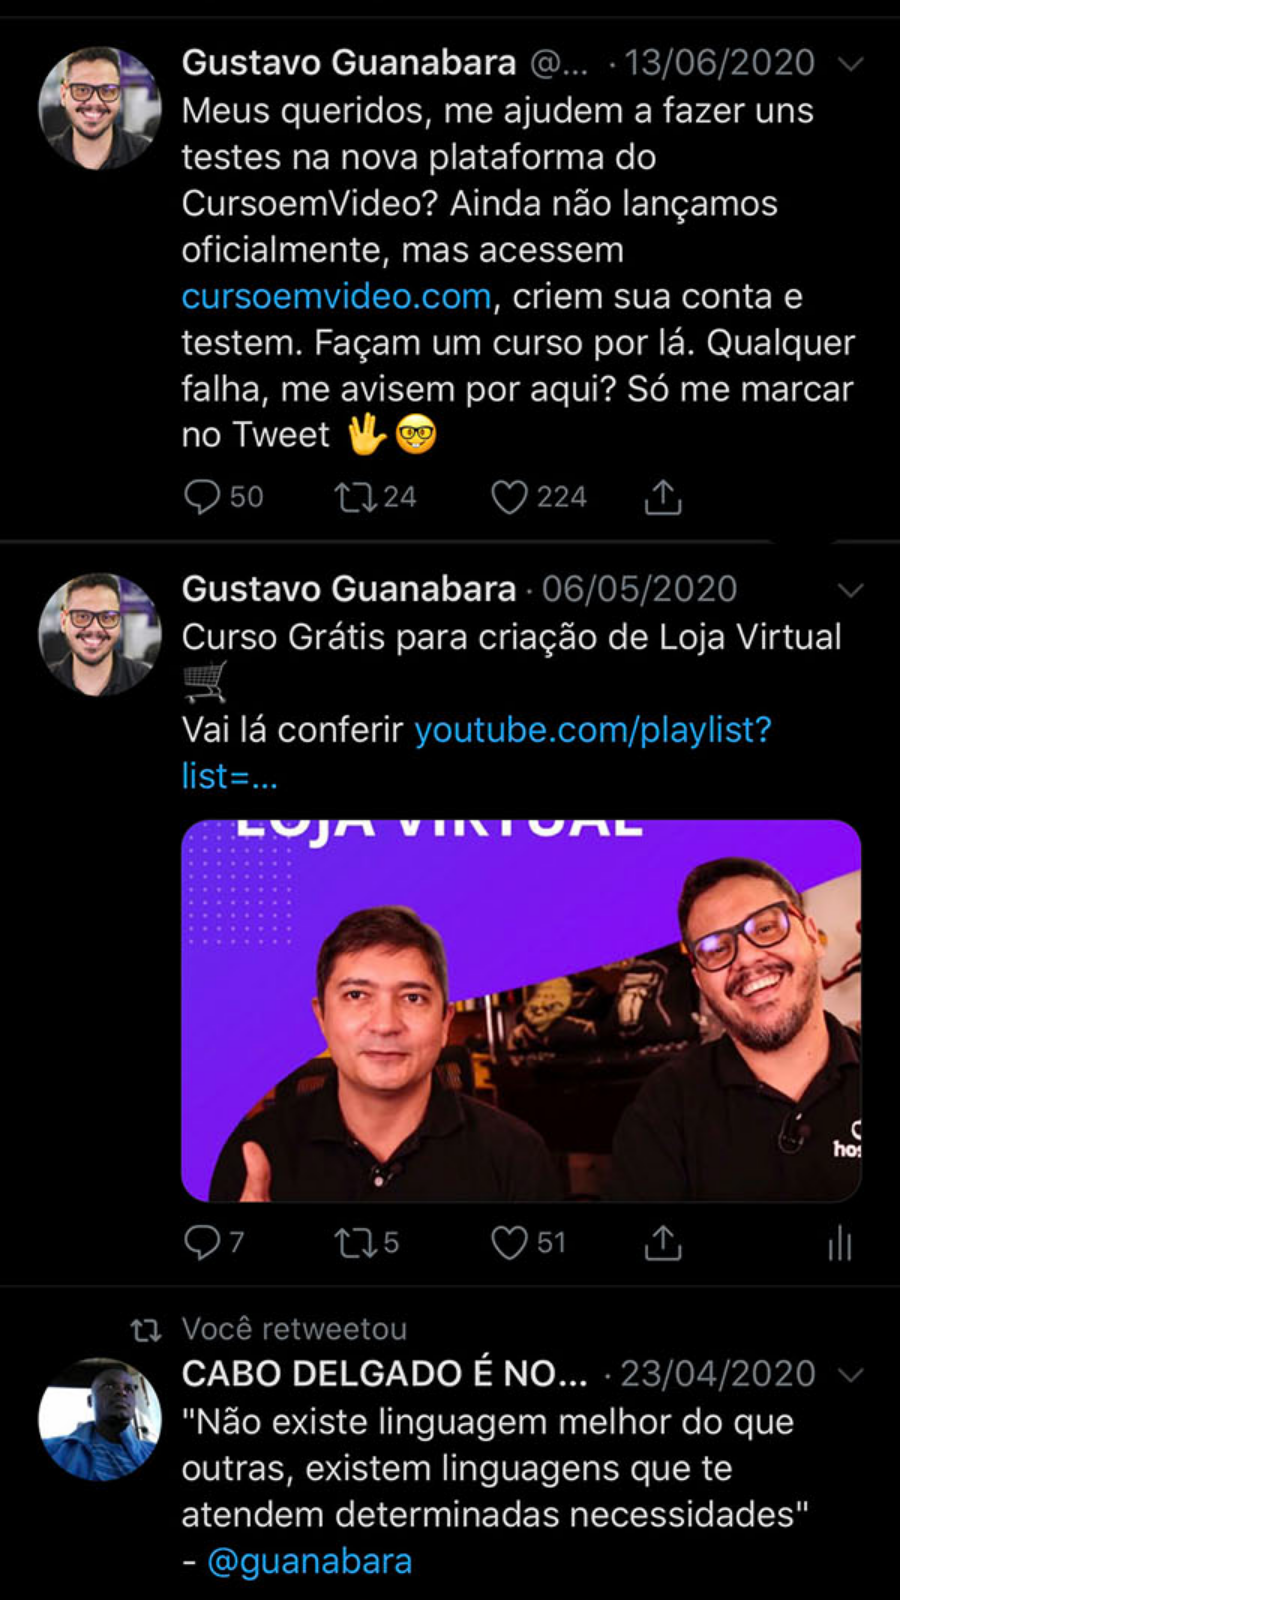
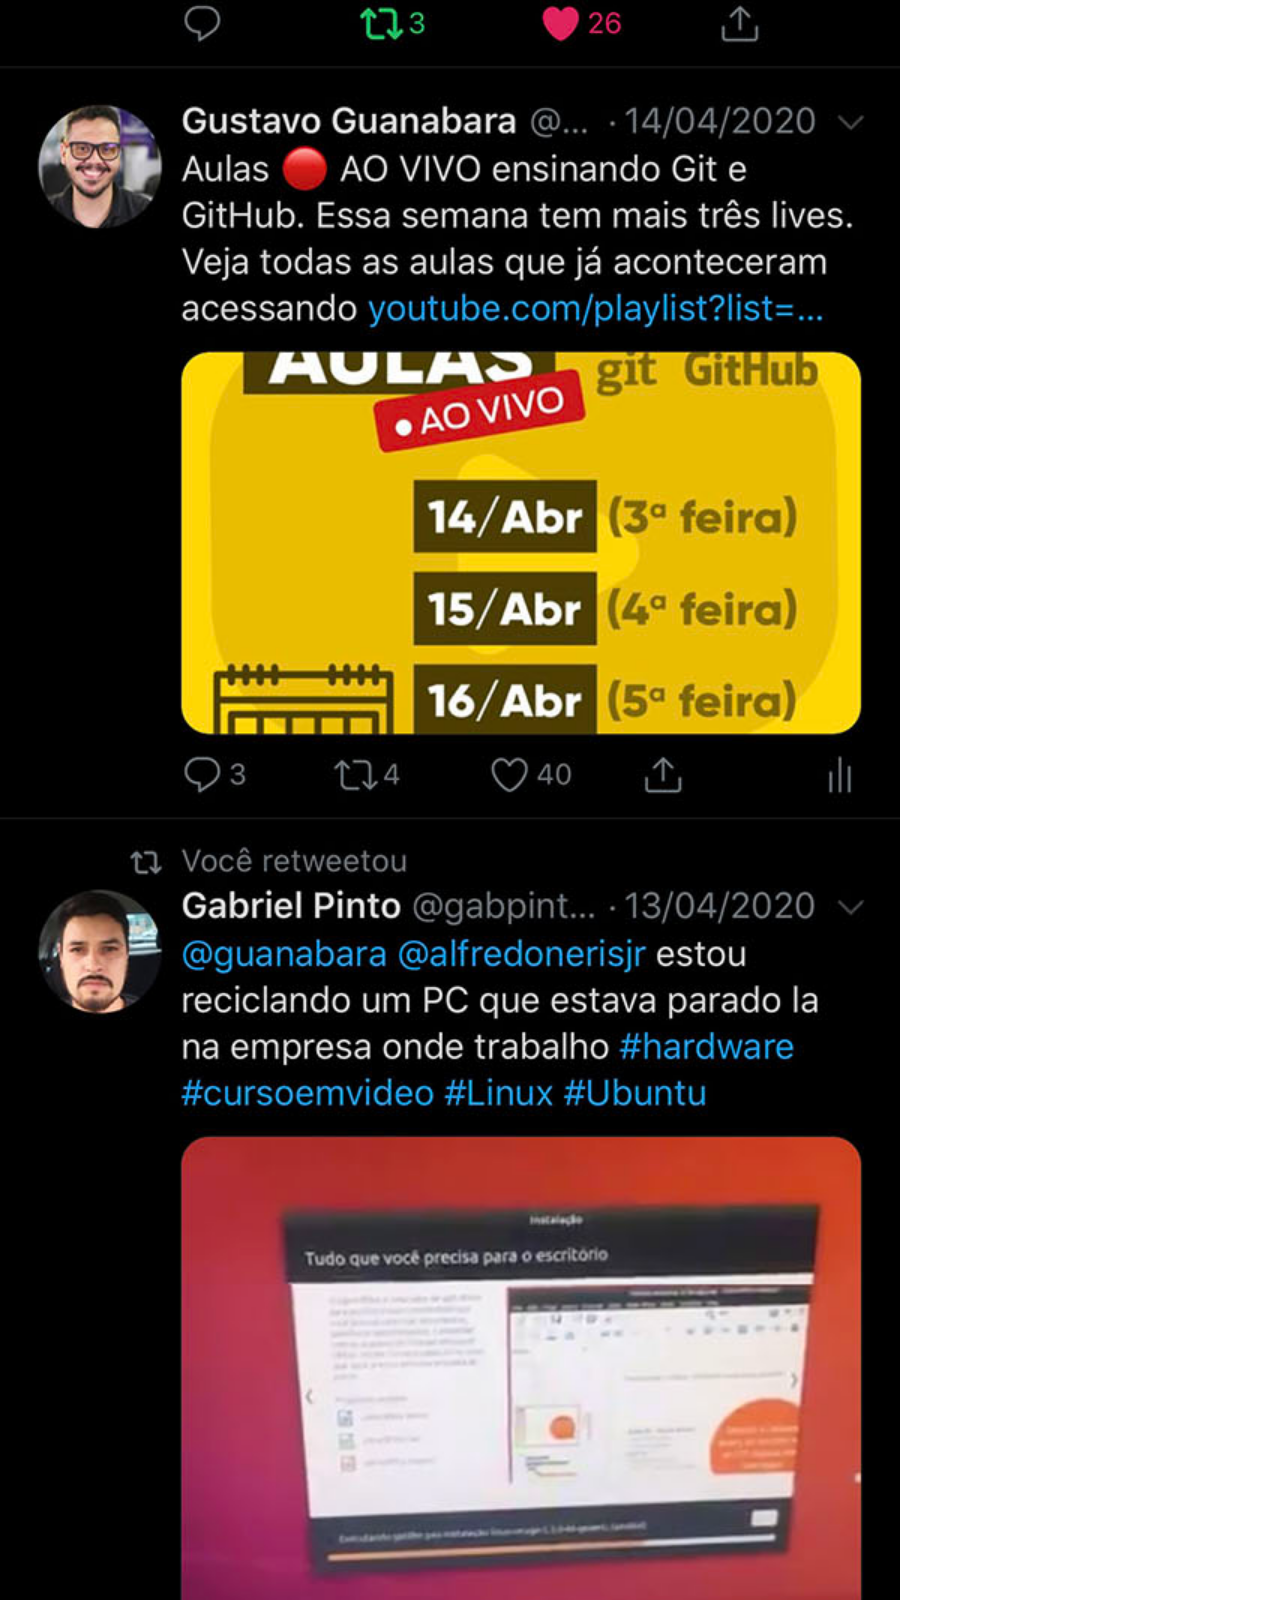
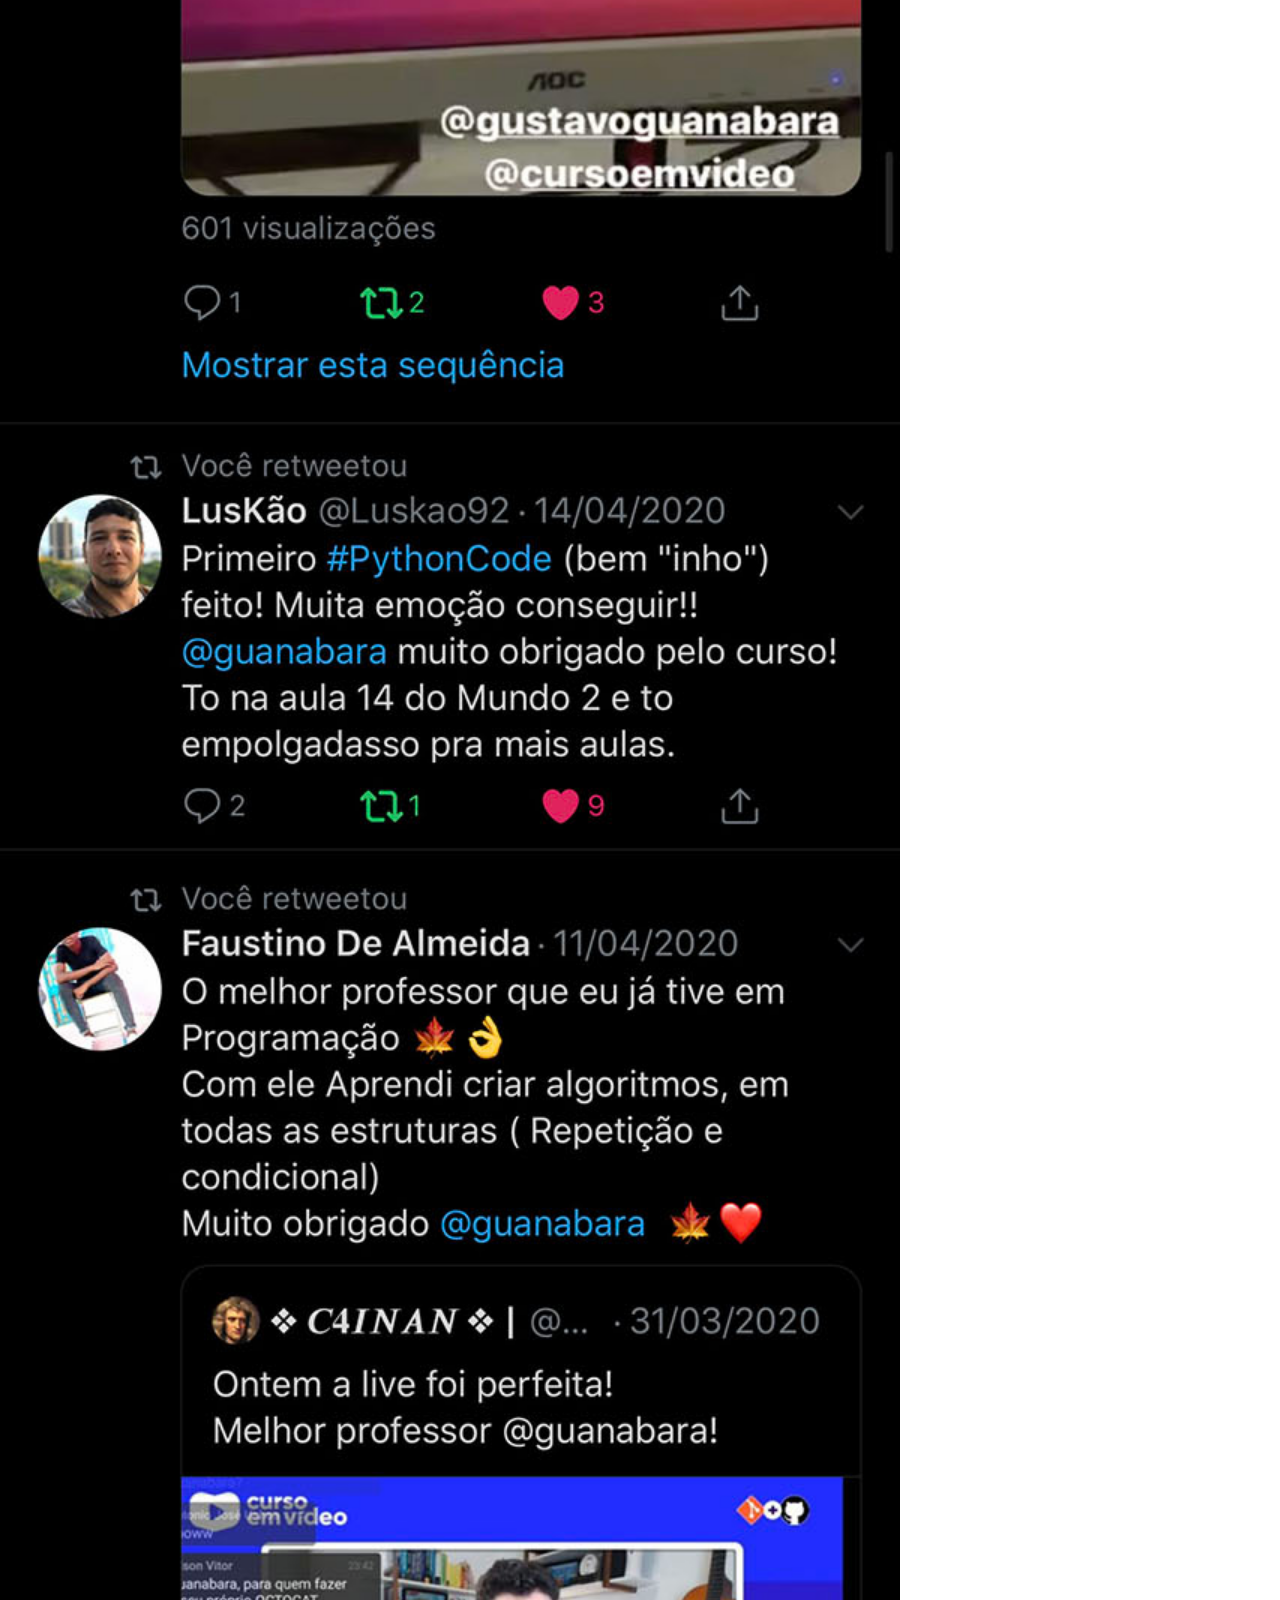
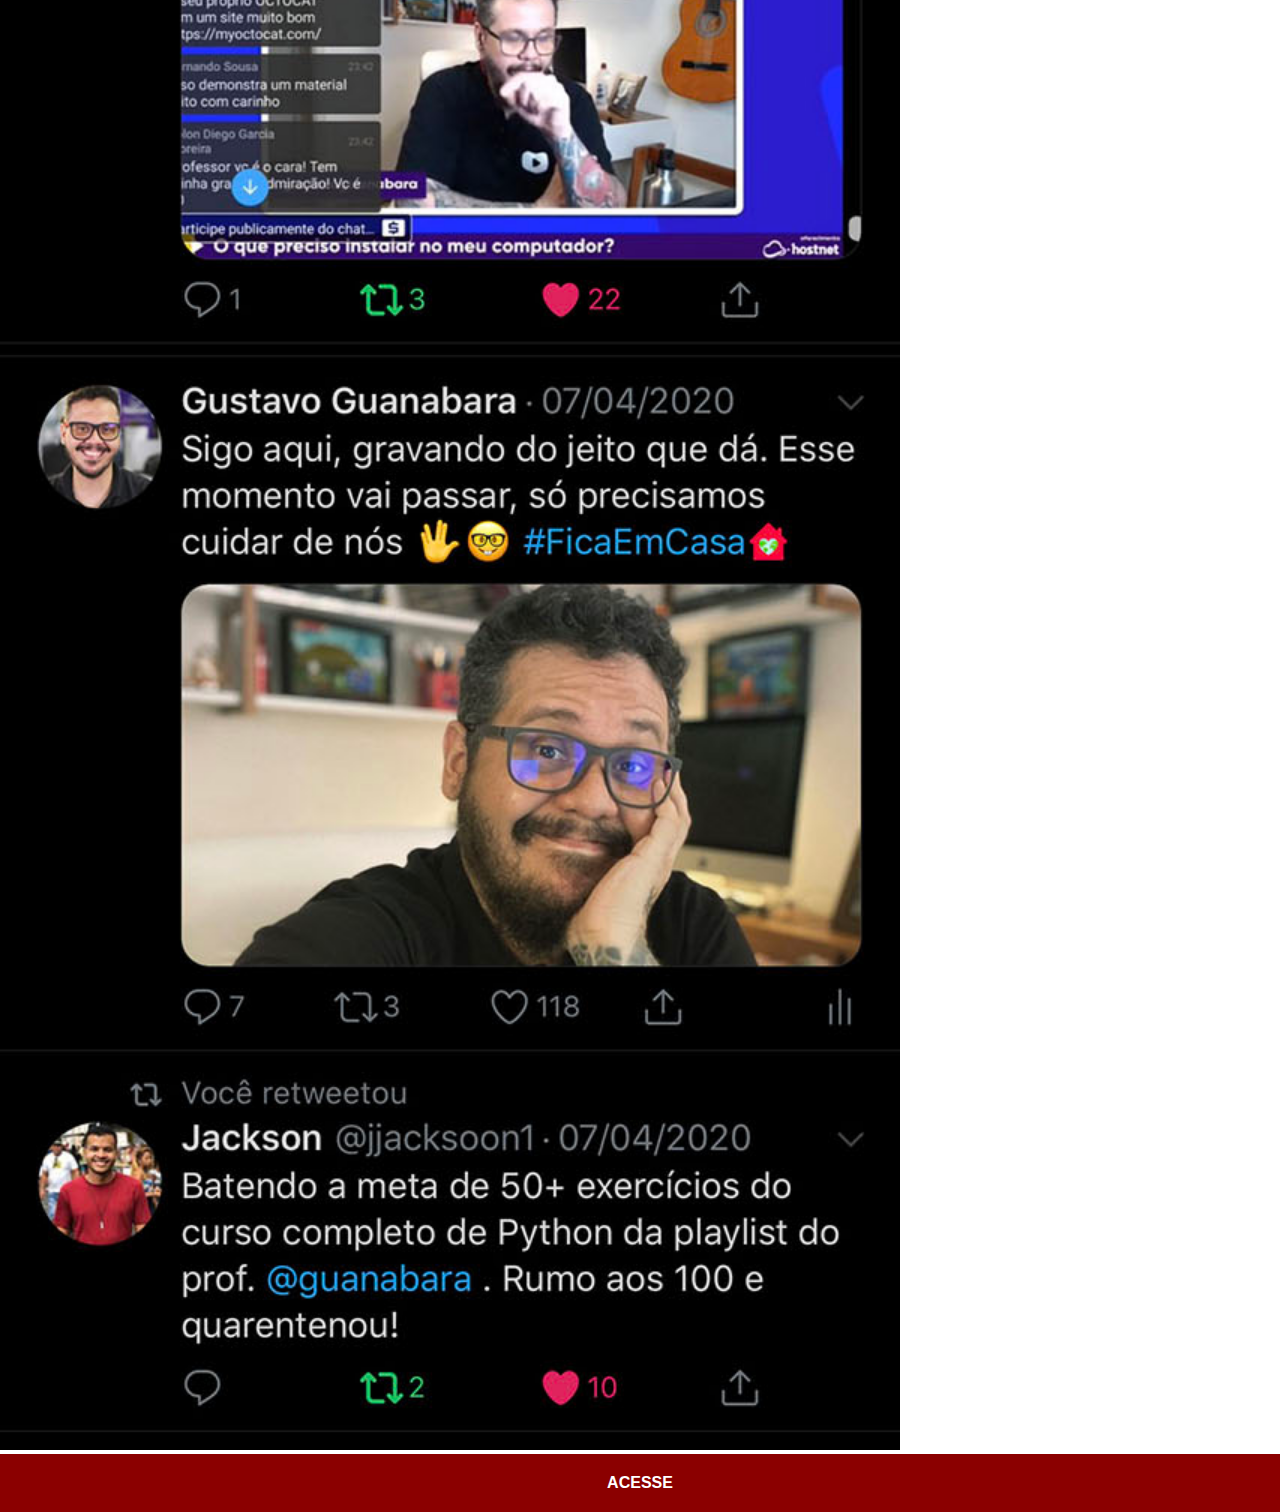
<file: twiter.html>
<!DOCTYPE html>
<html lang="pt-br">
<head>
    <meta charset="UTF-8">
    <meta name="viewport" content="width=device-width, initial-scale=1.0">
    <title>twiter</title>
    <link rel="stylesheet" href="estilos/social.css">
</head>
<body>

    <img src="imagens/tela-twitter.jpg" alt="twiter">
    <a href="https://x.com/guanabara" target="_blank">ACESSE</a>
    
</body>
</html>
</file>
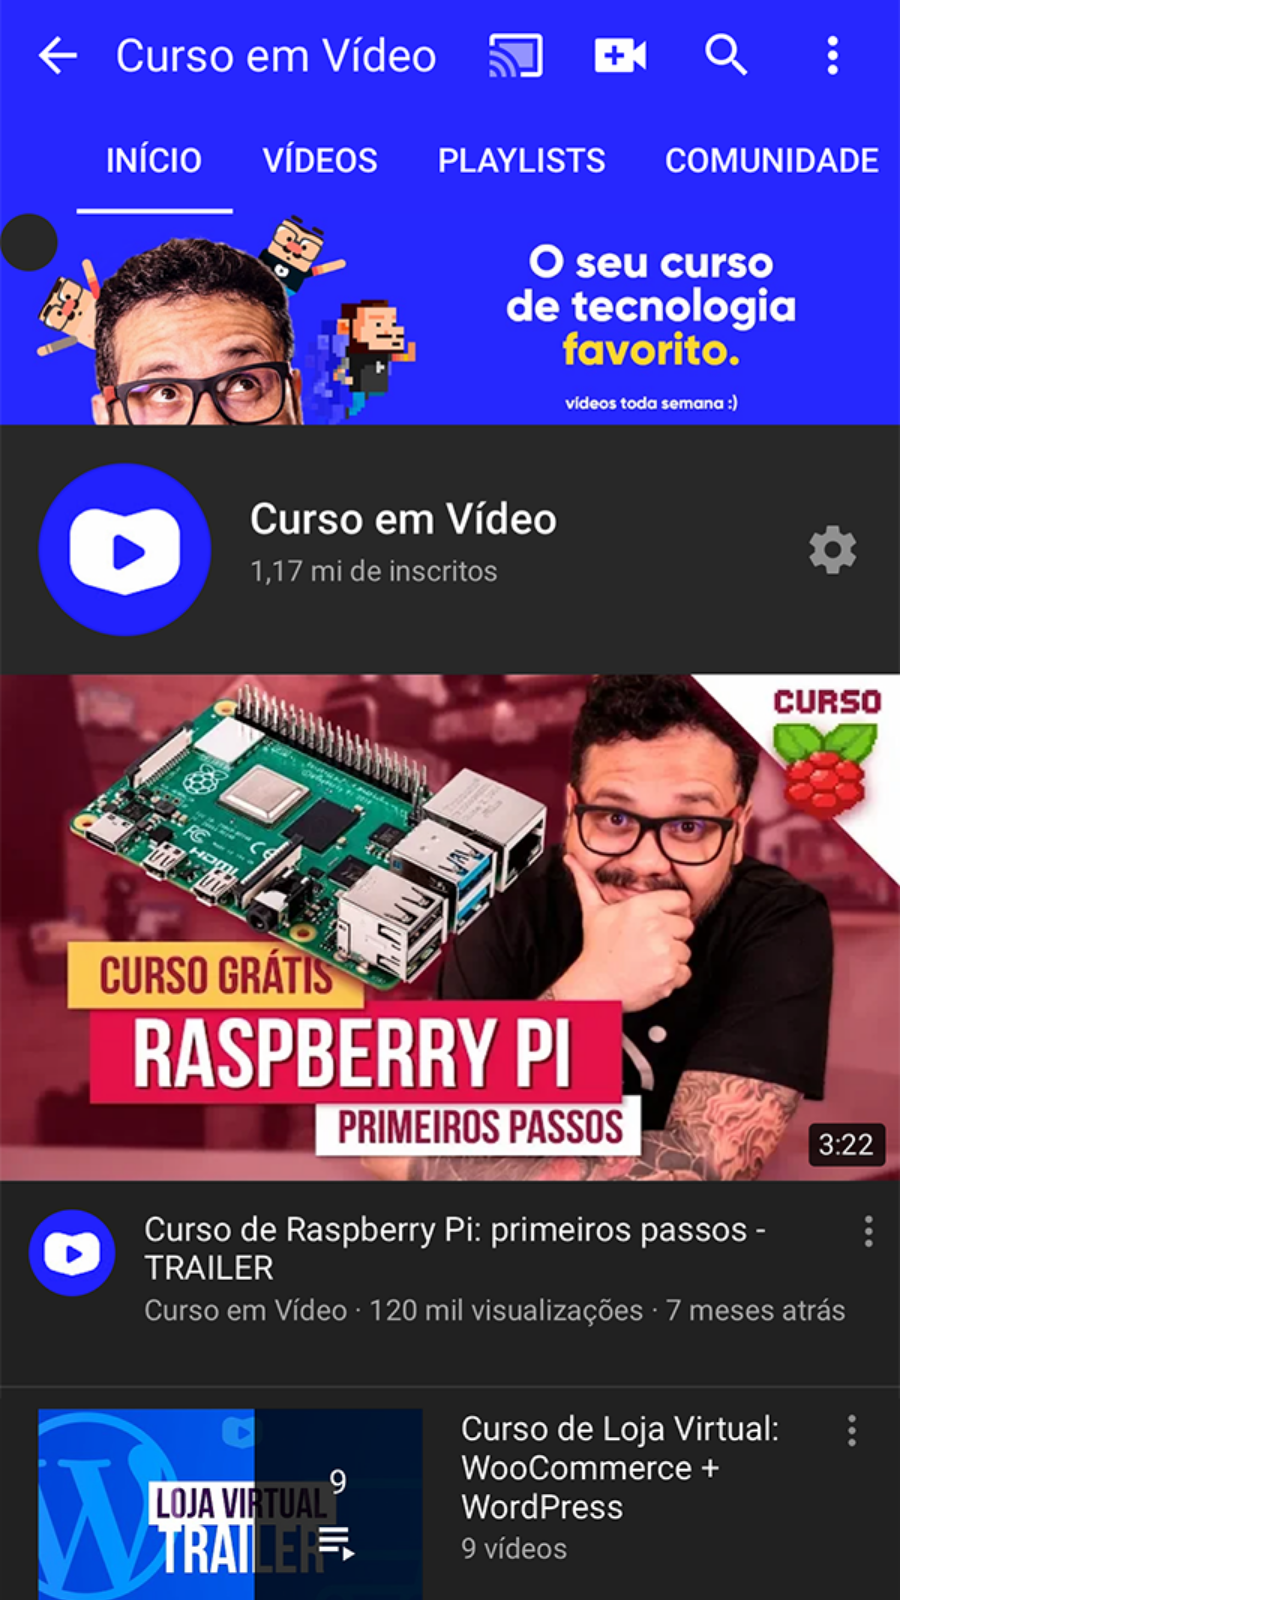
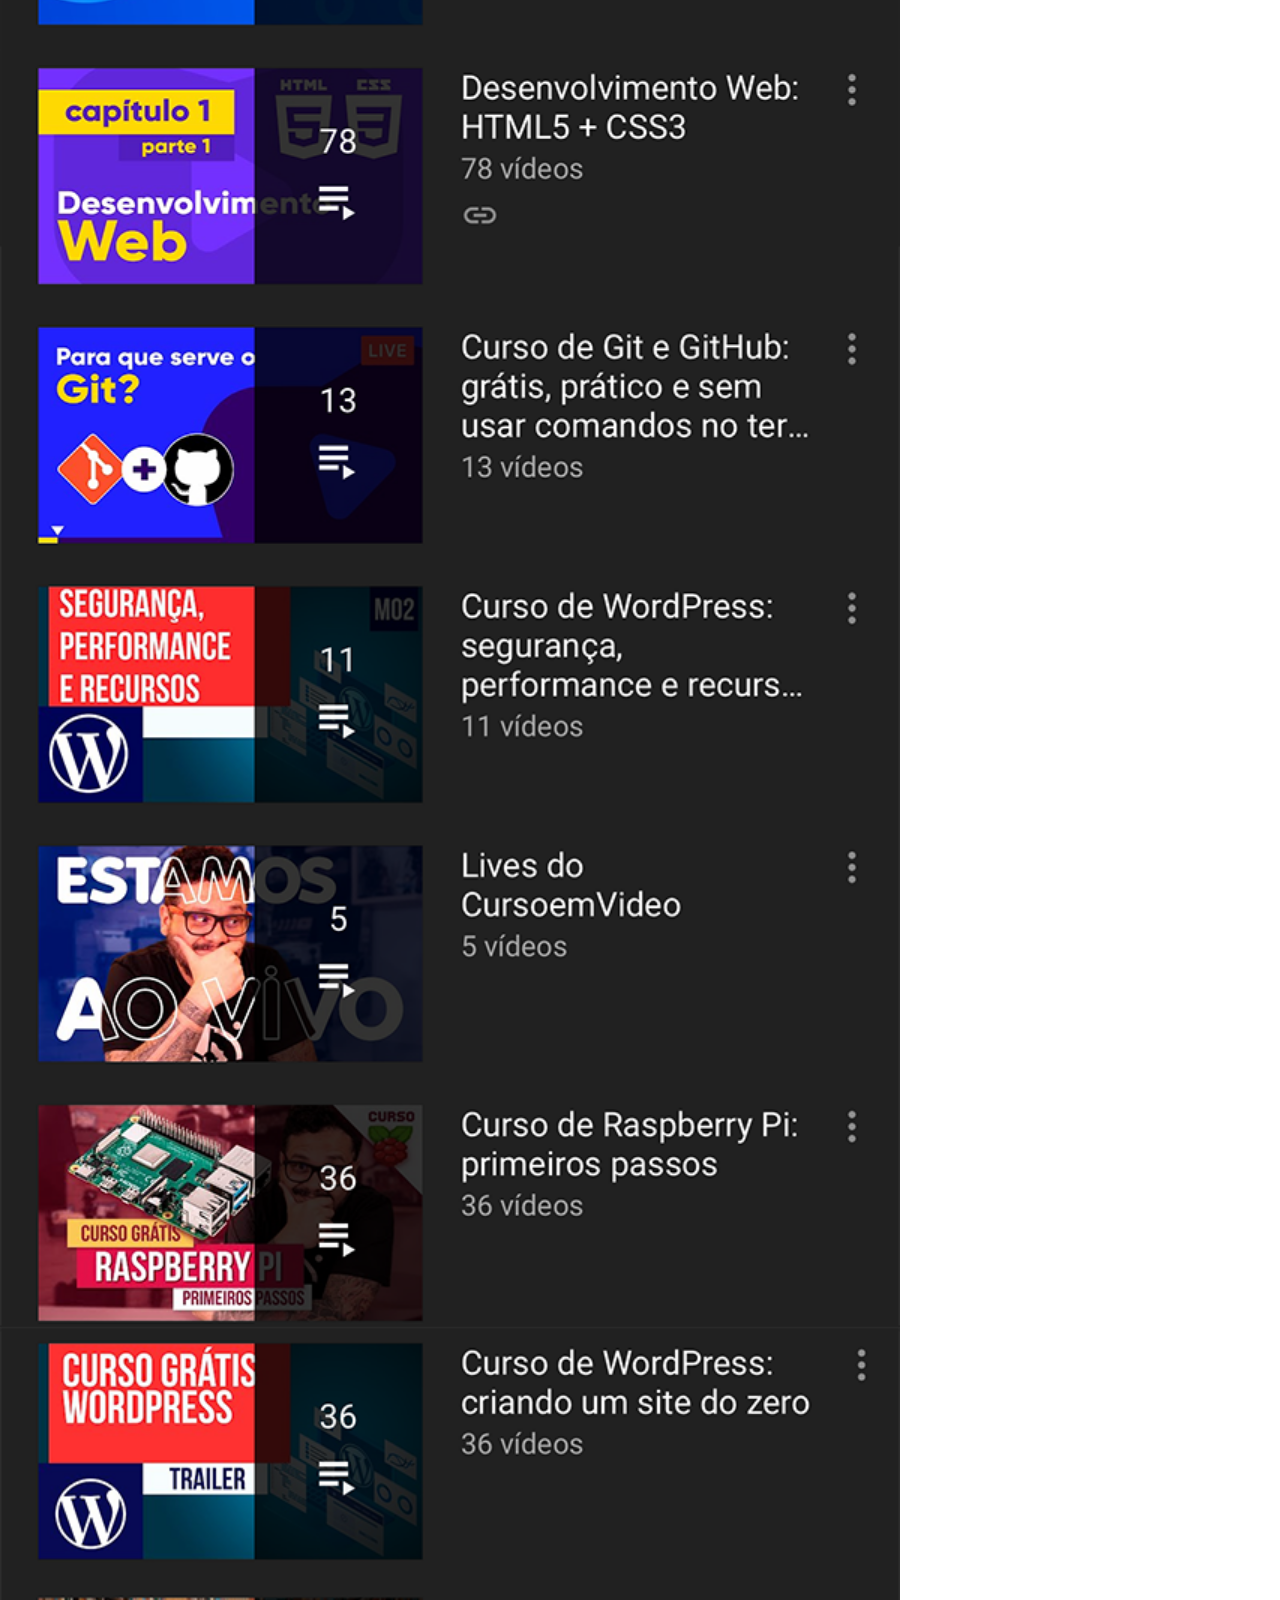
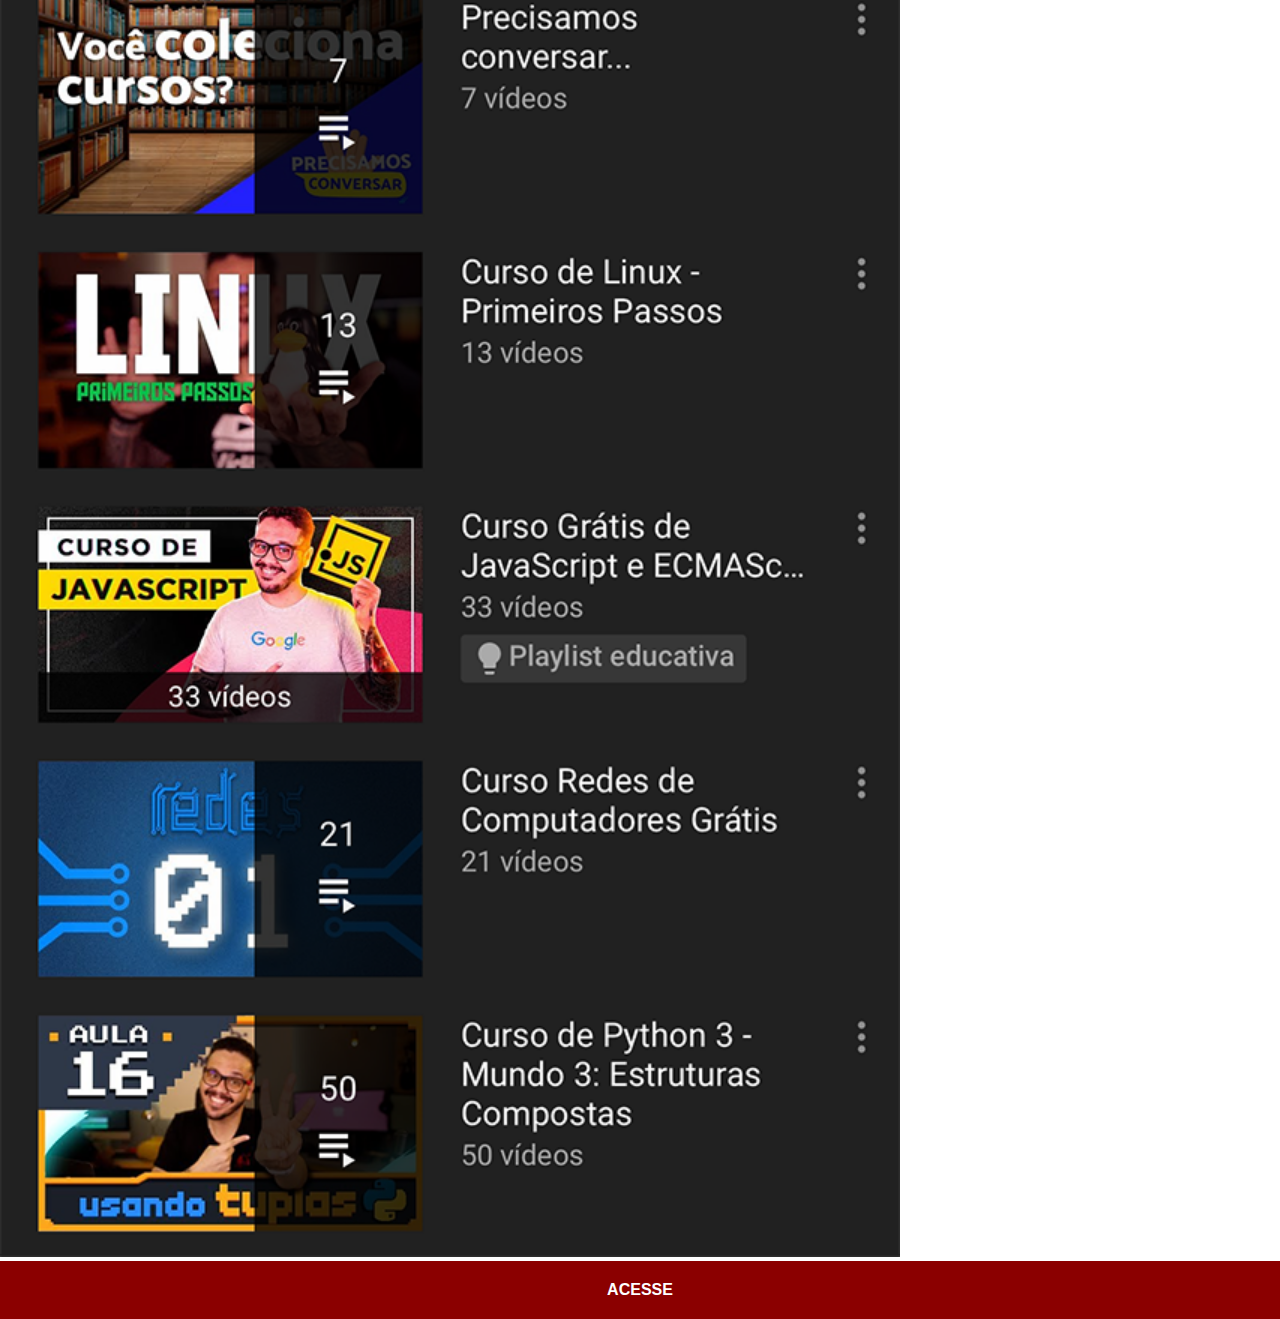
<file: youtube.html>
<!DOCTYPE html>
<html lang="pt-br">
<head>
    <meta charset="UTF-8">
    <meta name="viewport" content="width=device-width, initial-scale=1.0">
    <title>youtube</title>
    <link rel="stylesheet" href="estilos/social.css">
</head>
<body>
    <img src="imagens/tela-youtube.png" alt="youtube">
    <a href="https://www.youtube.com/" target="_blank"> ACESSE </a>
</body>
</html>
</file>
<file: estilos/style.css>
@charset "utf-8";

*{
    margin: 0px;
    padding: 0px;
    font-family: Arial, Helvetica, sans-serif;
}

html,body{
    height: 100vh;
    width: 100vw;
    background-color: black;

}

body{
    background: url('../imagens/fundo-madeira.jpg') no-repeat top center;
    background-size: cover;
    background-attachment: fixed;
}

main{
    height: 100vh;
    position: relative;
    
}

section#telefone{
    position: absolute;
    top: 50%;
    left: 50%;
    transform: translate(-50% , -50%);

    height: 627px;
    width: 310px;
    background: url('../imagens/frame-iphone.png')no-repeat;
}

iframe#tela{
    position: relative;
    top: 80px;
    left: 22px;
    width: 269px;
    height: 471px;
}

section#redes-sociais{
    text-align: right;
}


section#redes-sociais img{
    width: 50px;
    margin: 10px;
    border-radius: 50%;
    box-shadow: 2px 2px 5px rgba(0, 0, 0, 0.61);
    box-sizing: border-box;
}

section#redes-sociais img:hover{

    border: 2px solid white;
    transform: translate(-3px , -3px);
    box-shadow: 5px 5px 10px black;

}
</file>
<file: estilos/social.css>
@charset "UTF-8";


*{
    margin: 0px;
    padding: 0px;
    font-family: Arial, Helvetica, sans-serif;
}

::-webkit-scrollbar{
    width: 0px;
    height: 0px;
}

img{

    width: 100vh;
}

a{
    display: block;
    background-color: darkred;
    color: white;
    padding: 20px;
    text-align: center;
    font-weight: bold;
    text-decoration: none;
}

a:hover{
    background-color: red;

}
</file>
